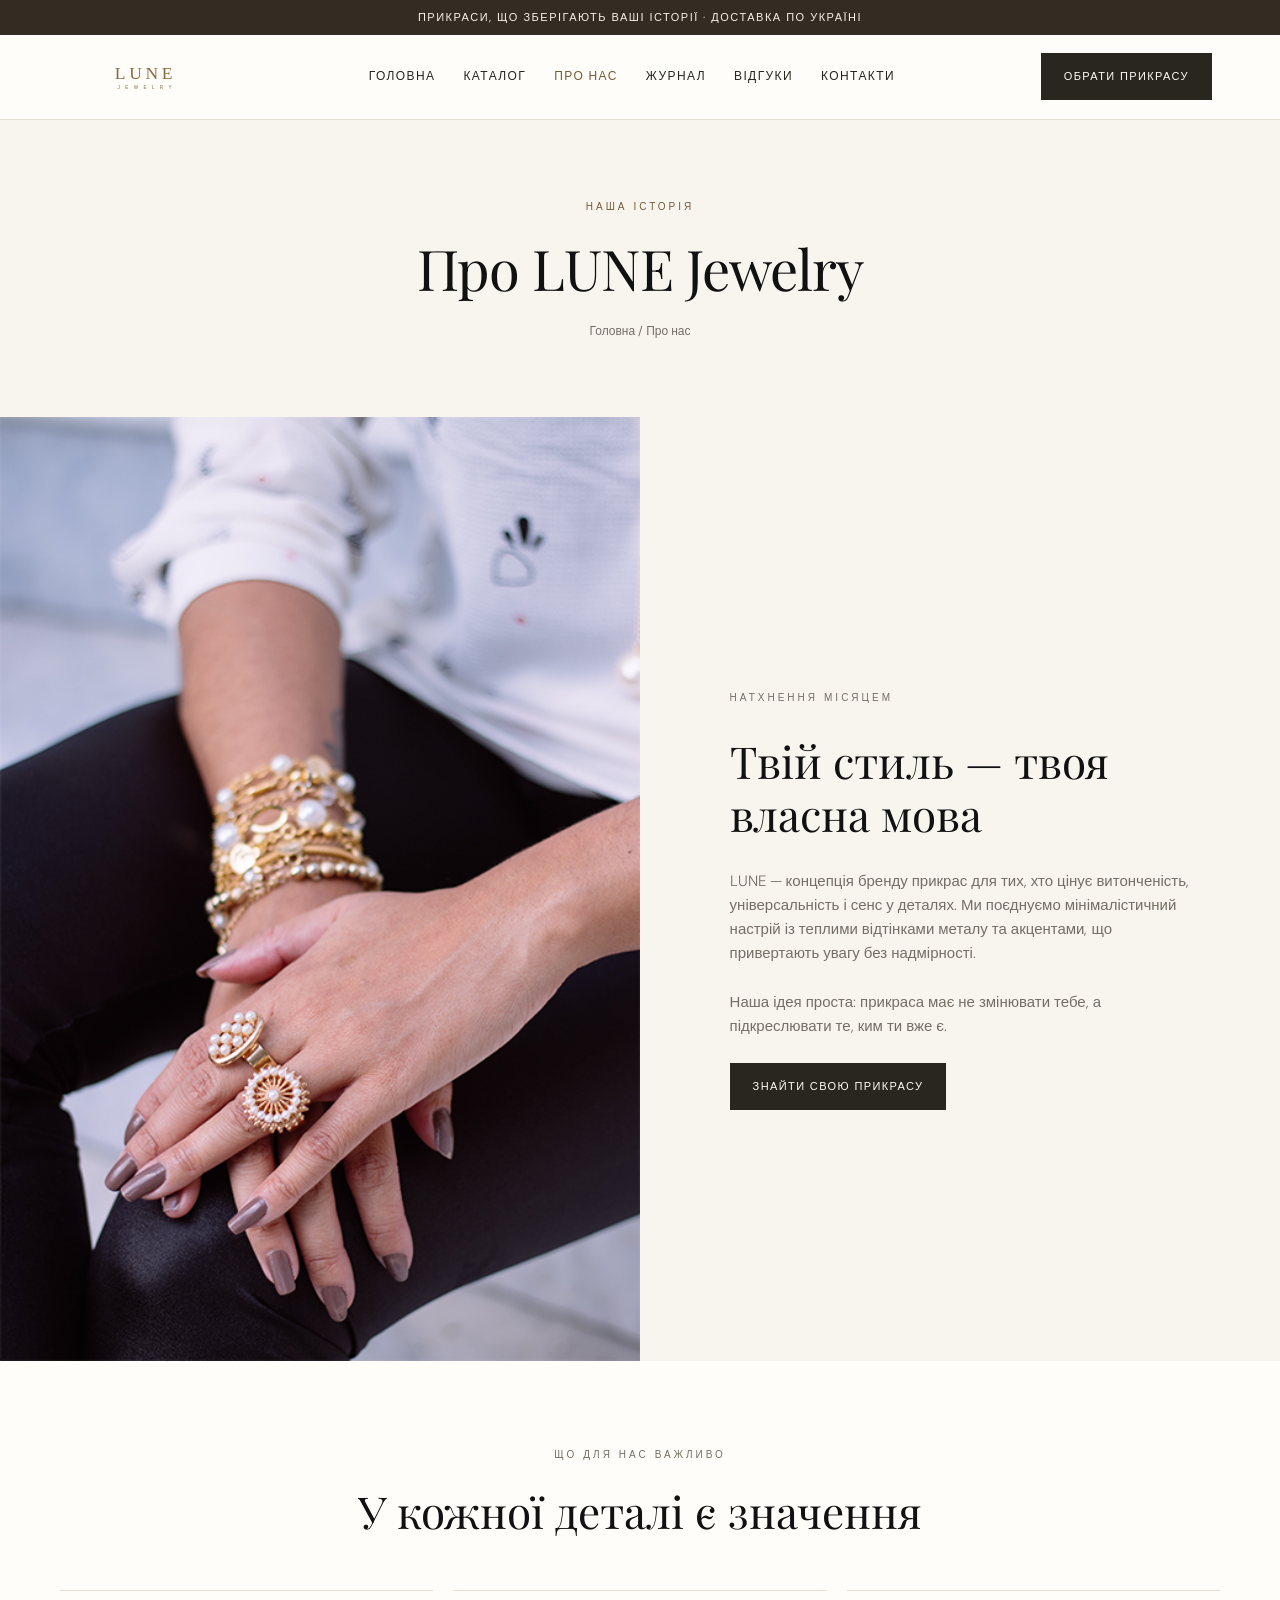
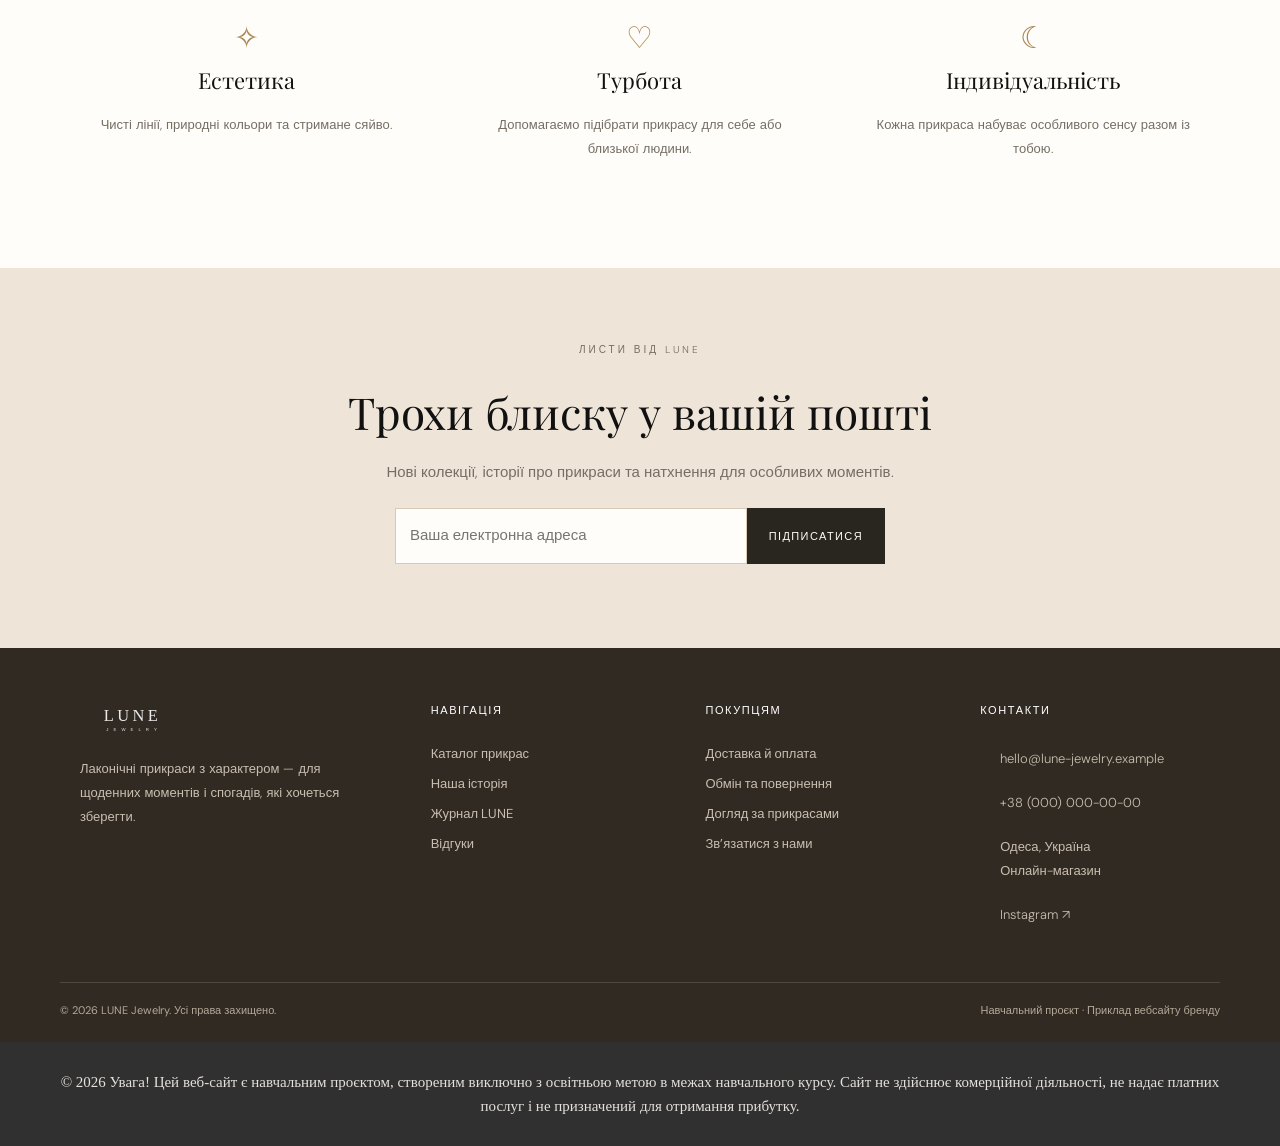
<file: about.html>
<!doctype html><html lang="uk"><head><meta charset="utf-8"><meta name="viewport" content="width=device-width, initial-scale=1"><meta name="description" content="LUNE Jewelry — лаконічні прикраси, створені для ваших особливих моментів."><meta name="theme-color" content="#f8f5ef"><title>Про нас | LUNE Jewelry</title><link rel="icon" href="images/favicon.svg" type="image/svg+xml"><link rel="stylesheet" href="css/style.css"><link rel="stylesheet" href="css/responsive.css"><link rel="stylesheet" href="css/lune.css"></head><body><div class="topline">ПРИКРАСИ, ЩО ЗБЕРІГАЮТЬ ВАШІ ІСТОРІЇ · ДОСТАВКА ПО УКРАЇНІ</div><header class="site-header"><div class="nav-wrap"><a class="brand" href="index.html" aria-label="LUNE Jewelry — головна"><img src="images/lune-logo.svg" alt="LUNE Jewelry"></a><button class="menu-toggle" aria-label="Відкрити меню" aria-expanded="false" onclick="toggleMenu()">☰</button><nav class="nav" id="siteNav"><a class="" href="index.html">Головна</a><a class="" href="products.html">Каталог</a><a class="active" href="about.html">Про нас</a><a class="" href="blog.html">Журнал</a><a class="" href="testimonial.html">Відгуки</a><a class="" href="contact.html">Контакти</a></nav><a class="nav-cta" href="products.html">Обрати прикрасу</a></div></header><main><section class="page-hero"><p class="eyebrow">НАША ІСТОРІЯ</p><h1>Про LUNE Jewelry</h1><div class="breadcrumbs"><a href="index.html">Головна</a> / Про нас</div></section><section class="story"><div class="story-photo"><img src="images/about-img.png" alt="Прикраси в золотому відтінку"></div><div class="story-copy"><p class="eyebrow">НАТХНЕННЯ МІСЯЦЕМ</p><h2>Твій стиль — твоя власна мова</h2><p>LUNE — концепція бренду прикрас для тих, хто цінує витонченість, універсальність і сенс у деталях. Ми поєднуємо мінімалістичний настрій із теплими відтінками металу та акцентами, що привертають увагу без надмірності.</p><p>Наша ідея проста: прикраса має не змінювати тебе, а підкреслювати те, ким ти вже є.</p><a class="btn" href="products.html">Знайти свою прикрасу</a></div></section><section class="section"><div class="container"><div class="section-heading"><p class="eyebrow">ЩО ДЛЯ НАС ВАЖЛИВО</p><h2>У кожної деталі є значення</h2></div><div class="values"><div class="value"><span>✧</span><h3>Естетика</h3><p>Чисті лінії, природні кольори та стримане сяйво.</p></div><div class="value"><span>♡</span><h3>Турбота</h3><p>Допомагаємо підібрати прикрасу для себе або близької людини.</p></div><div class="value"><span>☾</span><h3>Індивідуальність</h3><p>Кожна прикраса набуває особливого сенсу разом із тобою.</p></div></div></div></section></main><section class="newsletter"><div class="container"><p class="eyebrow">ЛИСТИ ВІД LUNE</p><h2>Трохи блиску у вашій пошті</h2><p>Нові колекції, історії про прикраси та натхнення для особливих моментів.</p><form class="newsletter-form" onsubmit="return subscribeNotice(event)"><input type="email" placeholder="Ваша електронна адреса" aria-label="Електронна адреса" required><button class="btn" type="submit">Підписатися</button></form><p class="form-note" id="subscribeMessage" aria-live="polite"></p></div></section><footer class="site-footer"><div class="footer-grid"><div><img class="footer-logo" src="images/lune-logo.svg" alt="LUNE Jewelry"><p>Лаконічні прикраси з характером — для щоденних моментів і спогадів, які хочеться зберегти.</p></div><div><h3>Навігація</h3><div class="footer-links"><a href="products.html">Каталог прикрас</a><a href="about.html">Наша історія</a><a href="blog.html">Журнал LUNE</a><a href="testimonial.html">Відгуки</a></div></div><div><h3>Покупцям</h3><div class="footer-links"><a href="contact.html">Доставка й оплата</a><a href="contact.html">Обмін та повернення</a><a href="contact.html">Догляд за прикрасами</a><a href="contact.html">Зв’язатися з нами</a></div></div><div><h3>Контакти</h3><p><a href="mailto:hello@lune-jewelry.example">hello@lune-jewelry.example</a></p><p><a href="tel:+380000000000">+38 (000) 000-00-00</a></p><p>Одеса, Україна<br>Онлайн-магазин</p><p><a href="https://www.instagram.com/" target="_blank" rel="noopener">Instagram ↗</a></p></div></div><div class="footer-bottom"><span>© 2026 LUNE Jewelry. Усі права захищено.</span><span>Навчальний проєкт · Приклад вебсайту бренду</span></div></footer><div class="educational-notice"><p>© 2026 Увага! Цей веб-сайт є навчальним проєктом, створеним виключно з освітньою метою в межах навчального курсу. Сайт не здійснює комерційної діяльності, не надає платних послуг і не призначений для отримання прибутку.</p></div><script src="js/lune.js"></script></body></html>
</file>
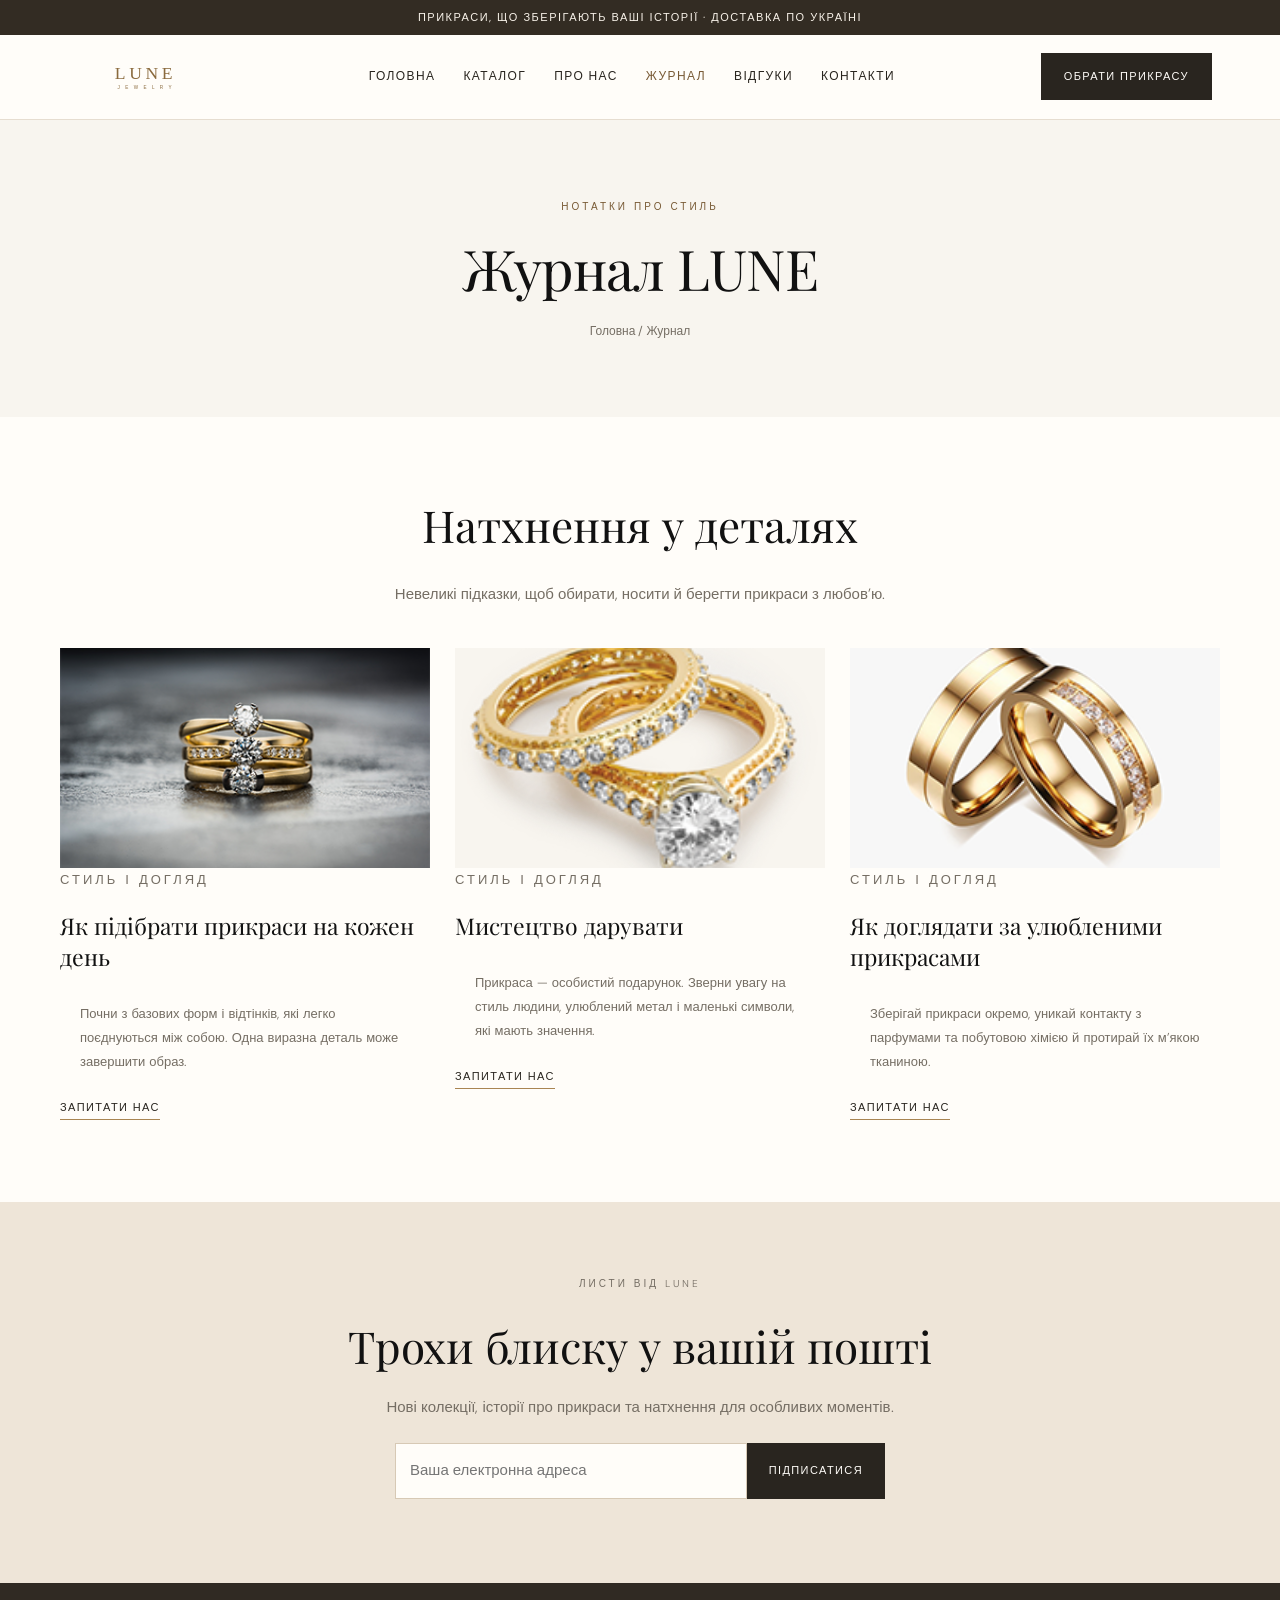
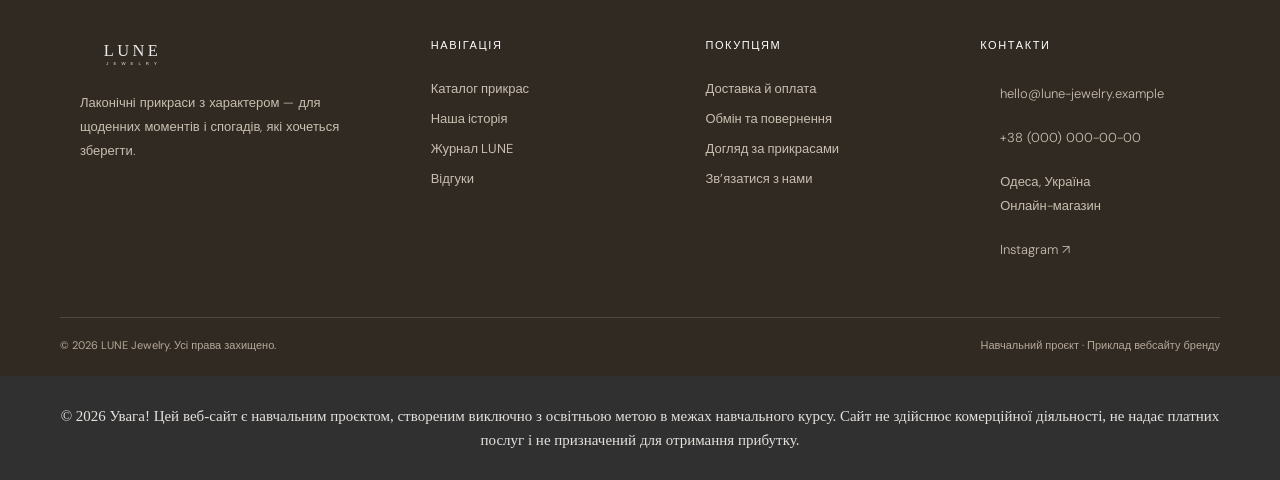
<file: blog.html>
<!doctype html><html lang="uk"><head><meta charset="utf-8"><meta name="viewport" content="width=device-width, initial-scale=1"><meta name="description" content="LUNE Jewelry — лаконічні прикраси, створені для ваших особливих моментів."><meta name="theme-color" content="#f8f5ef"><title>Журнал | LUNE Jewelry</title><link rel="icon" href="images/favicon.svg" type="image/svg+xml"><link rel="stylesheet" href="css/style.css"><link rel="stylesheet" href="css/responsive.css"><link rel="stylesheet" href="css/lune.css"></head><body><div class="topline">ПРИКРАСИ, ЩО ЗБЕРІГАЮТЬ ВАШІ ІСТОРІЇ · ДОСТАВКА ПО УКРАЇНІ</div><header class="site-header"><div class="nav-wrap"><a class="brand" href="index.html" aria-label="LUNE Jewelry — головна"><img src="images/lune-logo.svg" alt="LUNE Jewelry"></a><button class="menu-toggle" aria-label="Відкрити меню" aria-expanded="false" onclick="toggleMenu()">☰</button><nav class="nav" id="siteNav"><a class="" href="index.html">Головна</a><a class="" href="products.html">Каталог</a><a class="" href="about.html">Про нас</a><a class="active" href="blog.html">Журнал</a><a class="" href="testimonial.html">Відгуки</a><a class="" href="contact.html">Контакти</a></nav><a class="nav-cta" href="products.html">Обрати прикрасу</a></div></header><main><section class="page-hero"><p class="eyebrow">НОТАТКИ ПРО СТИЛЬ</p><h1>Журнал LUNE</h1><div class="breadcrumbs"><a href="index.html">Головна</a> / Журнал</div></section><section class="section"><div class="container"><div class="section-heading"><h2>Натхнення у деталях</h2><p>Невеликі підказки, щоб обирати, носити й берегти прикраси з любов’ю.</p></div><div class="journal-grid"><article class="journal-card"><img src="images/blog-img.png" alt="Як підібрати прикраси на кожен день" loading="lazy"><p class="eyebrow">СТИЛЬ І ДОГЛЯД</p><h3>Як підібрати прикраси на кожен день</h3><p>Почни з базових форм і відтінків, які легко поєднуються між собою. Одна виразна деталь може завершити образ.</p><a class="text-link" href="contact.html">Запитати нас</a></article><article class="journal-card"><img src="images/img-6.png" alt="Мистецтво дарувати" loading="lazy"><p class="eyebrow">СТИЛЬ І ДОГЛЯД</p><h3>Мистецтво дарувати</h3><p>Прикраса — особистий подарунок. Зверни увагу на стиль людини, улюблений метал і маленькі символи, які мають значення.</p><a class="text-link" href="contact.html">Запитати нас</a></article><article class="journal-card"><img src="images/img-5.png" alt="Як доглядати за улюбленими прикрасами" loading="lazy"><p class="eyebrow">СТИЛЬ І ДОГЛЯД</p><h3>Як доглядати за улюбленими прикрасами</h3><p>Зберігай прикраси окремо, уникай контакту з парфумами та побутовою хімією й протирай їх м’якою тканиною.</p><a class="text-link" href="contact.html">Запитати нас</a></article></div></div></section></main><section class="newsletter"><div class="container"><p class="eyebrow">ЛИСТИ ВІД LUNE</p><h2>Трохи блиску у вашій пошті</h2><p>Нові колекції, історії про прикраси та натхнення для особливих моментів.</p><form class="newsletter-form" onsubmit="return subscribeNotice(event)"><input type="email" placeholder="Ваша електронна адреса" aria-label="Електронна адреса" required><button class="btn" type="submit">Підписатися</button></form><p class="form-note" id="subscribeMessage" aria-live="polite"></p></div></section><footer class="site-footer"><div class="footer-grid"><div><img class="footer-logo" src="images/lune-logo.svg" alt="LUNE Jewelry"><p>Лаконічні прикраси з характером — для щоденних моментів і спогадів, які хочеться зберегти.</p></div><div><h3>Навігація</h3><div class="footer-links"><a href="products.html">Каталог прикрас</a><a href="about.html">Наша історія</a><a href="blog.html">Журнал LUNE</a><a href="testimonial.html">Відгуки</a></div></div><div><h3>Покупцям</h3><div class="footer-links"><a href="contact.html">Доставка й оплата</a><a href="contact.html">Обмін та повернення</a><a href="contact.html">Догляд за прикрасами</a><a href="contact.html">Зв’язатися з нами</a></div></div><div><h3>Контакти</h3><p><a href="mailto:hello@lune-jewelry.example">hello@lune-jewelry.example</a></p><p><a href="tel:+380000000000">+38 (000) 000-00-00</a></p><p>Одеса, Україна<br>Онлайн-магазин</p><p><a href="https://www.instagram.com/" target="_blank" rel="noopener">Instagram ↗</a></p></div></div><div class="footer-bottom"><span>© 2026 LUNE Jewelry. Усі права захищено.</span><span>Навчальний проєкт · Приклад вебсайту бренду</span></div></footer><div class="educational-notice"><p>© 2026 Увага! Цей веб-сайт є навчальним проєктом, створеним виключно з освітньою метою в межах навчального курсу. Сайт не здійснює комерційної діяльності, не надає платних послуг і не призначений для отримання прибутку.</p></div><script src="js/lune.js"></script></body></html>
</file>
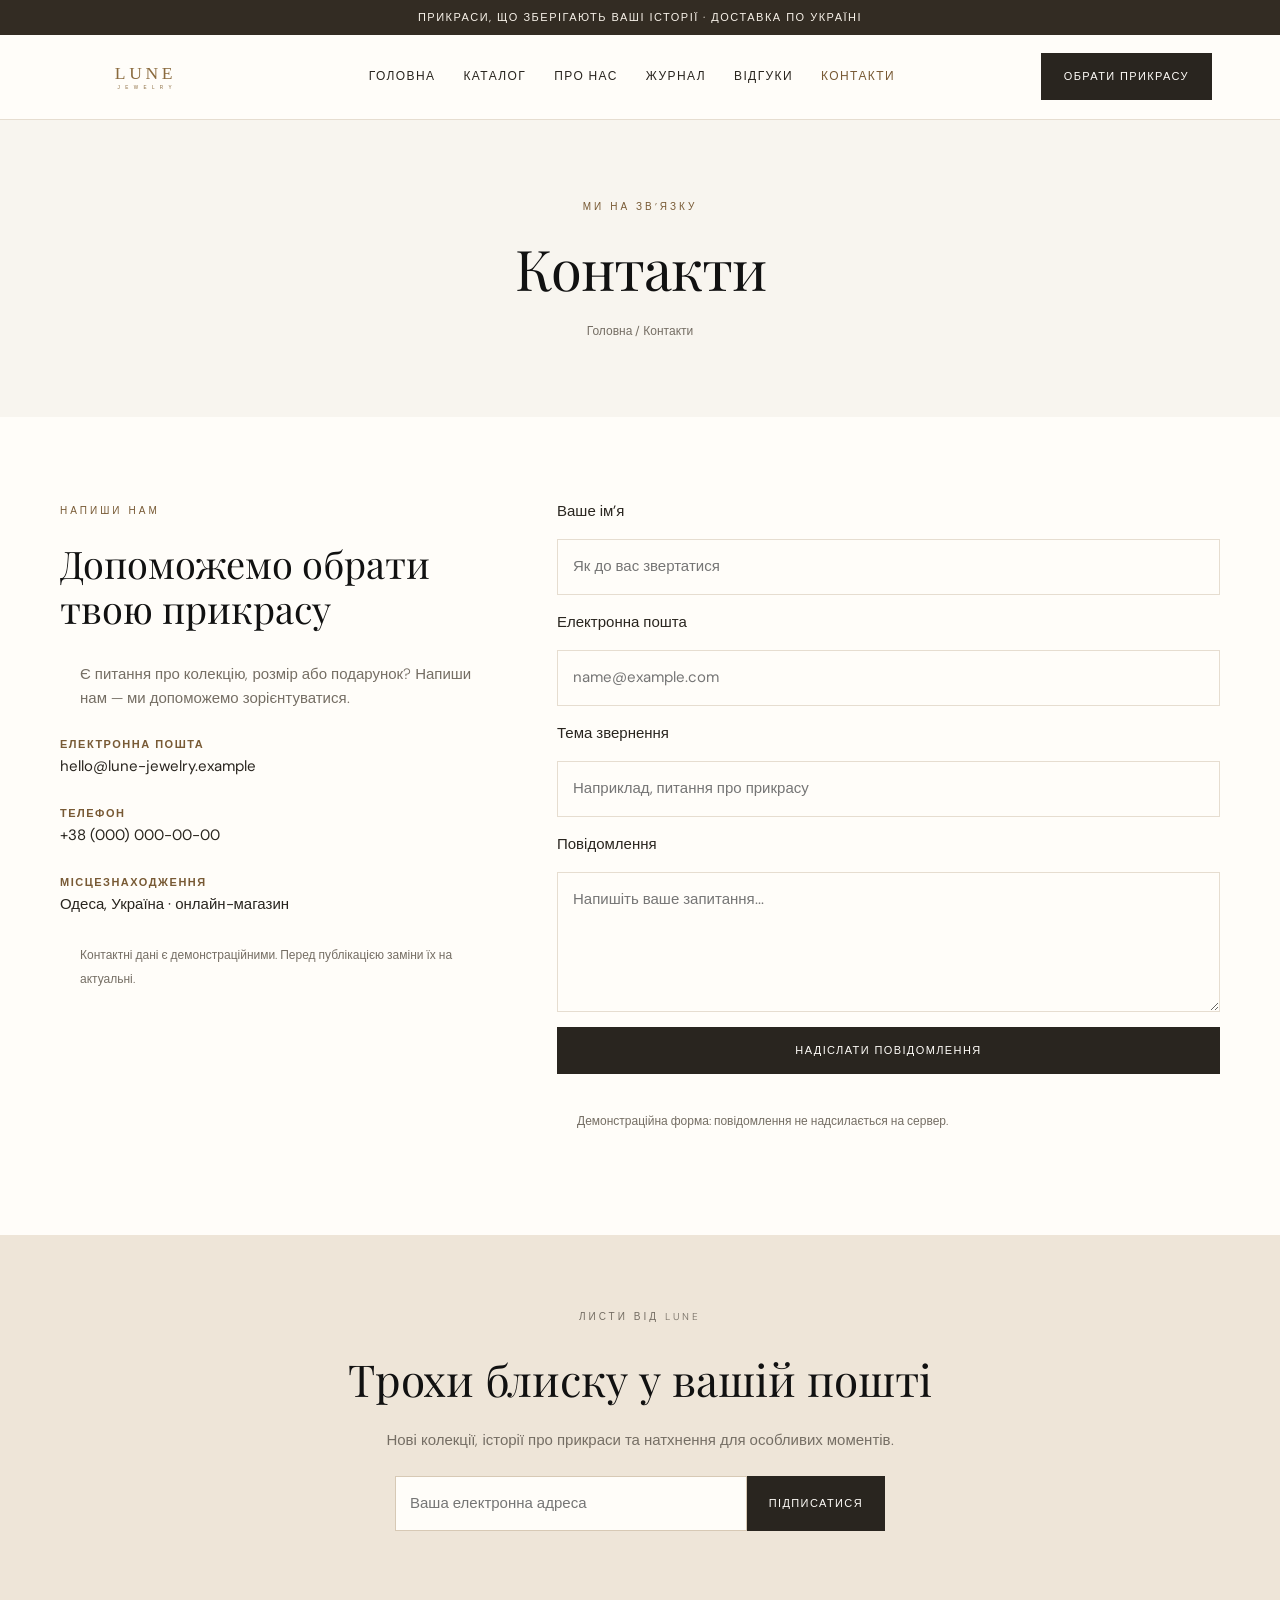
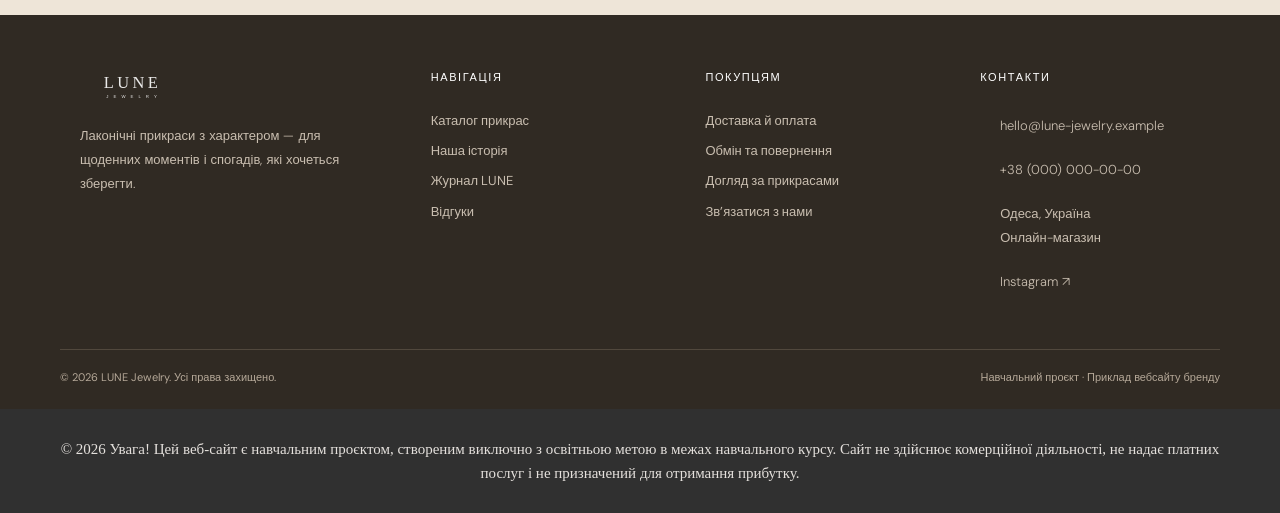
<file: contact.html>
<!doctype html><html lang="uk"><head><meta charset="utf-8"><meta name="viewport" content="width=device-width, initial-scale=1"><meta name="description" content="LUNE Jewelry — лаконічні прикраси, створені для ваших особливих моментів."><meta name="theme-color" content="#f8f5ef"><title>Контакти | LUNE Jewelry</title><link rel="icon" href="images/favicon.svg" type="image/svg+xml"><link rel="stylesheet" href="css/style.css"><link rel="stylesheet" href="css/responsive.css"><link rel="stylesheet" href="css/lune.css"></head><body><div class="topline">ПРИКРАСИ, ЩО ЗБЕРІГАЮТЬ ВАШІ ІСТОРІЇ · ДОСТАВКА ПО УКРАЇНІ</div><header class="site-header"><div class="nav-wrap"><a class="brand" href="index.html" aria-label="LUNE Jewelry — головна"><img src="images/lune-logo.svg" alt="LUNE Jewelry"></a><button class="menu-toggle" aria-label="Відкрити меню" aria-expanded="false" onclick="toggleMenu()">☰</button><nav class="nav" id="siteNav"><a class="" href="index.html">Головна</a><a class="" href="products.html">Каталог</a><a class="" href="about.html">Про нас</a><a class="" href="blog.html">Журнал</a><a class="" href="testimonial.html">Відгуки</a><a class="active" href="contact.html">Контакти</a></nav><a class="nav-cta" href="products.html">Обрати прикрасу</a></div></header><main><section class="page-hero"><p class="eyebrow">МИ НА ЗВ’ЯЗКУ</p><h1>Контакти</h1><div class="breadcrumbs"><a href="index.html">Головна</a> / Контакти</div></section><section class="section"><div class="container contact-grid"><div><p class="eyebrow">НАПИШИ НАМ</p><h2 style="font:400 38px/1.2 'Playfair Display',Georgia,serif">Допоможемо обрати твою прикрасу</h2><p class="muted">Є питання про колекцію, розмір або подарунок? Напиши нам — ми допоможемо зорієнтуватися.</p><div class="contact-item"><strong>Електронна пошта</strong><a href="mailto:hello@lune-jewelry.example">hello@lune-jewelry.example</a></div><div class="contact-item"><strong>Телефон</strong><a href="tel:+380000000000">+38 (000) 000-00-00</a></div><div class="contact-item"><strong>Місцезнаходження</strong><span>Одеса, Україна · онлайн-магазин</span></div><p class="form-note">Контактні дані є демонстраційними. Перед публікацією заміни їх на актуальні.</p></div><div><form class="contact-form" onsubmit="return contactNotice(event)"><label for="name">Ваше ім’я</label><input id="name" name="name" placeholder="Як до вас звертатися" required><label for="email">Електронна пошта</label><input id="email" type="email" name="email" placeholder="name@example.com" required><label for="subject">Тема звернення</label><input id="subject" name="subject" placeholder="Наприклад, питання про прикрасу"><label for="message">Повідомлення</label><textarea id="message" name="message" placeholder="Напишіть ваше запитання..." required></textarea><button class="btn" type="submit">Надіслати повідомлення</button><p class="form-note" id="contactMessage" aria-live="polite">Демонстраційна форма: повідомлення не надсилається на сервер.</p></form></div></div></section></main><section class="newsletter"><div class="container"><p class="eyebrow">ЛИСТИ ВІД LUNE</p><h2>Трохи блиску у вашій пошті</h2><p>Нові колекції, історії про прикраси та натхнення для особливих моментів.</p><form class="newsletter-form" onsubmit="return subscribeNotice(event)"><input type="email" placeholder="Ваша електронна адреса" aria-label="Електронна адреса" required><button class="btn" type="submit">Підписатися</button></form><p class="form-note" id="subscribeMessage" aria-live="polite"></p></div></section><footer class="site-footer"><div class="footer-grid"><div><img class="footer-logo" src="images/lune-logo.svg" alt="LUNE Jewelry"><p>Лаконічні прикраси з характером — для щоденних моментів і спогадів, які хочеться зберегти.</p></div><div><h3>Навігація</h3><div class="footer-links"><a href="products.html">Каталог прикрас</a><a href="about.html">Наша історія</a><a href="blog.html">Журнал LUNE</a><a href="testimonial.html">Відгуки</a></div></div><div><h3>Покупцям</h3><div class="footer-links"><a href="contact.html">Доставка й оплата</a><a href="contact.html">Обмін та повернення</a><a href="contact.html">Догляд за прикрасами</a><a href="contact.html">Зв’язатися з нами</a></div></div><div><h3>Контакти</h3><p><a href="mailto:hello@lune-jewelry.example">hello@lune-jewelry.example</a></p><p><a href="tel:+380000000000">+38 (000) 000-00-00</a></p><p>Одеса, Україна<br>Онлайн-магазин</p><p><a href="https://www.instagram.com/" target="_blank" rel="noopener">Instagram ↗</a></p></div></div><div class="footer-bottom"><span>© 2026 LUNE Jewelry. Усі права захищено.</span><span>Навчальний проєкт · Приклад вебсайту бренду</span></div></footer><div class="educational-notice"><p>© 2026 Увага! Цей веб-сайт є навчальним проєктом, створеним виключно з освітньою метою в межах навчального курсу. Сайт не здійснює комерційної діяльності, не надає платних послуг і не призначений для отримання прибутку.</p></div><script src="js/lune.js"></script></body></html>
</file>
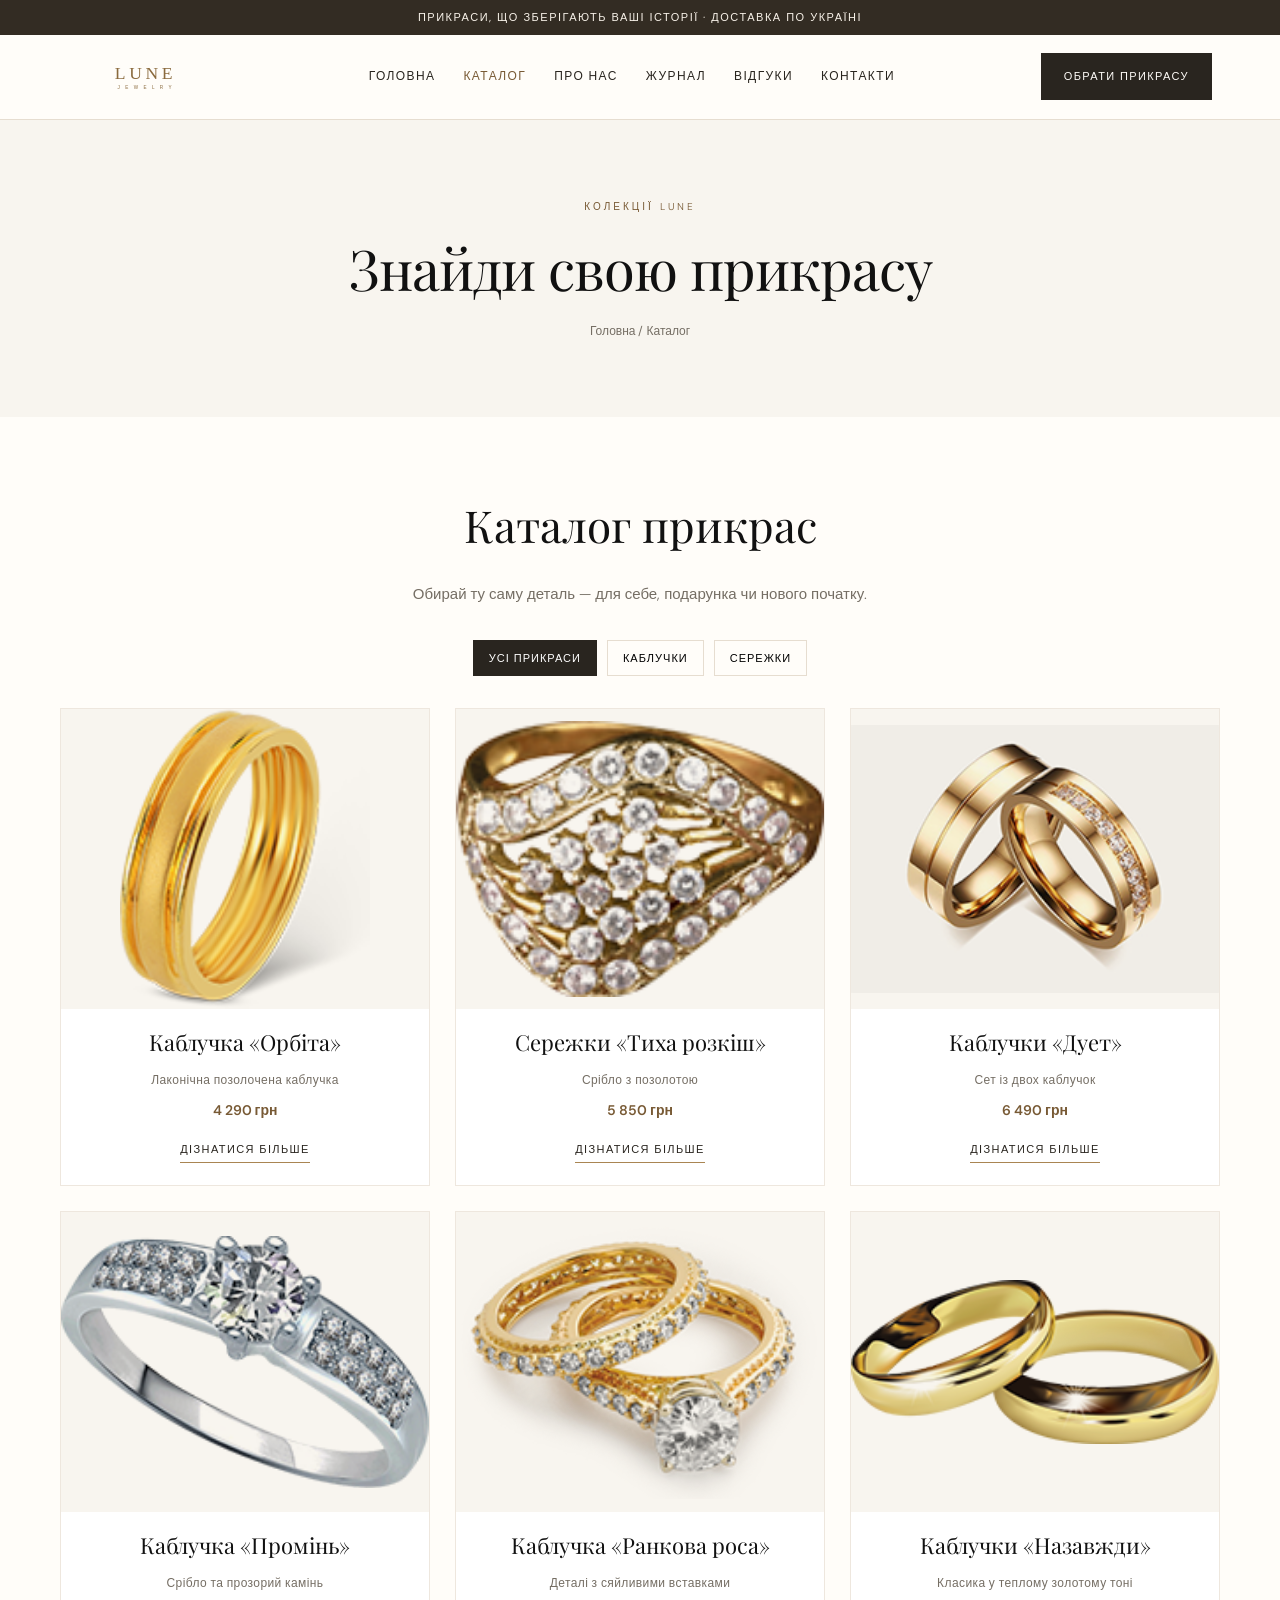
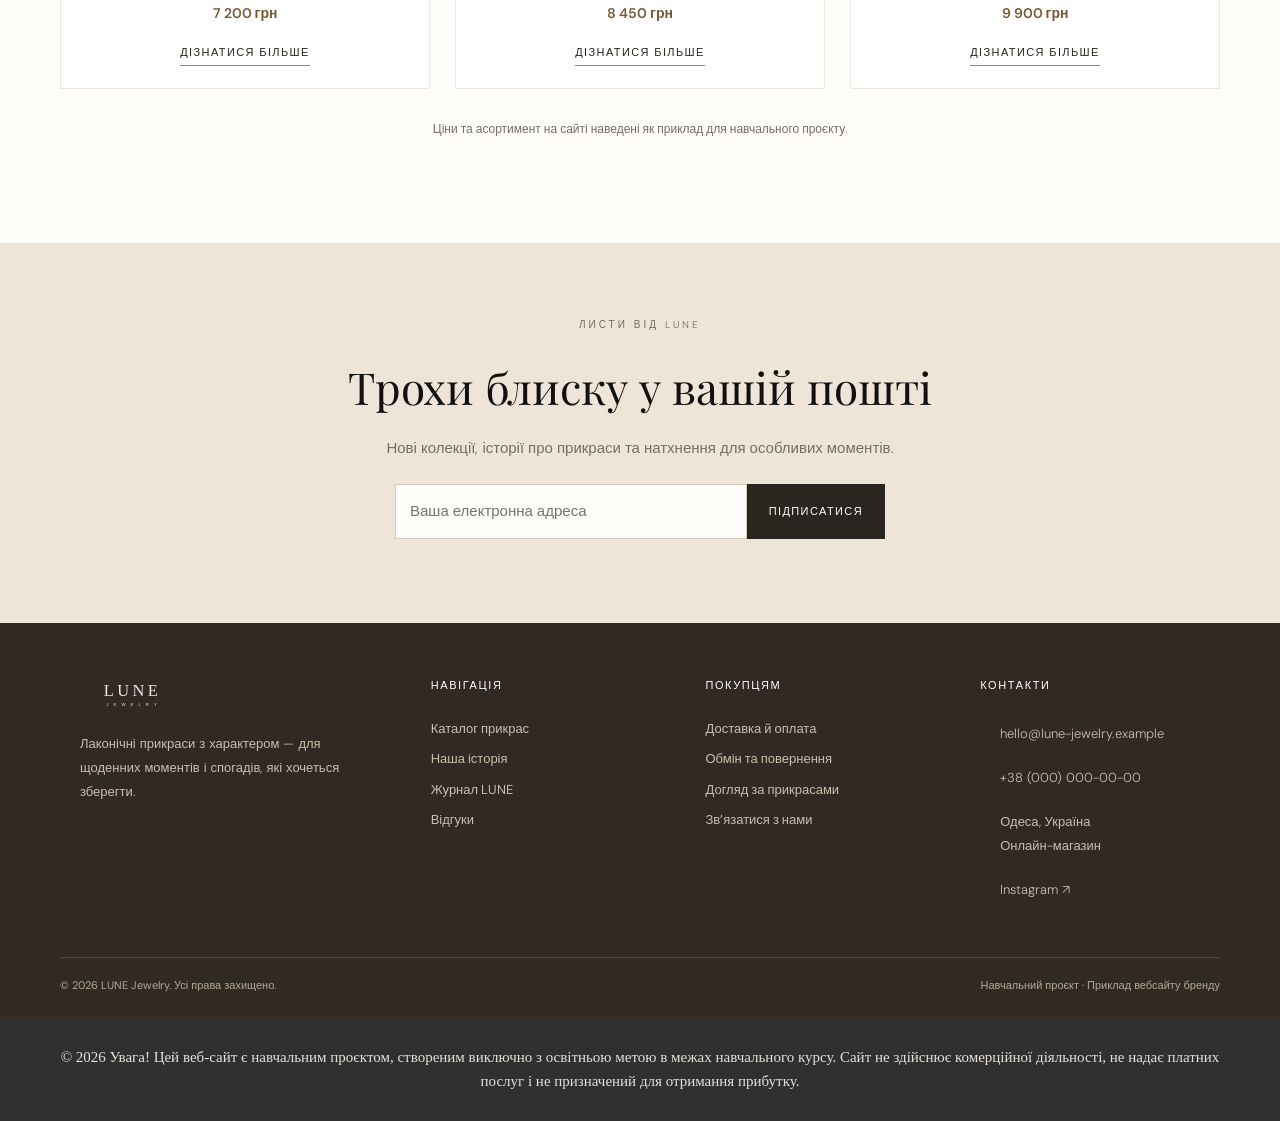
<file: products.html>
<!doctype html><html lang="uk"><head><meta charset="utf-8"><meta name="viewport" content="width=device-width, initial-scale=1"><meta name="description" content="LUNE Jewelry — лаконічні прикраси, створені для ваших особливих моментів."><meta name="theme-color" content="#f8f5ef"><title>Каталог | LUNE Jewelry</title><link rel="icon" href="images/favicon.svg" type="image/svg+xml"><link rel="stylesheet" href="css/style.css"><link rel="stylesheet" href="css/responsive.css"><link rel="stylesheet" href="css/lune.css"></head><body><div class="topline">ПРИКРАСИ, ЩО ЗБЕРІГАЮТЬ ВАШІ ІСТОРІЇ · ДОСТАВКА ПО УКРАЇНІ</div><header class="site-header"><div class="nav-wrap"><a class="brand" href="index.html" aria-label="LUNE Jewelry — головна"><img src="images/lune-logo.svg" alt="LUNE Jewelry"></a><button class="menu-toggle" aria-label="Відкрити меню" aria-expanded="false" onclick="toggleMenu()">☰</button><nav class="nav" id="siteNav"><a class="" href="index.html">Головна</a><a class="active" href="products.html">Каталог</a><a class="" href="about.html">Про нас</a><a class="" href="blog.html">Журнал</a><a class="" href="testimonial.html">Відгуки</a><a class="" href="contact.html">Контакти</a></nav><a class="nav-cta" href="products.html">Обрати прикрасу</a></div></header><main><section class="page-hero"><p class="eyebrow">КОЛЕКЦІЇ LUNE</p><h1>Знайди свою прикрасу</h1><div class="breadcrumbs"><a href="index.html">Головна</a> / Каталог</div></section><section class="section"><div class="container"><div class="section-heading"><h2>Каталог прикрас</h2><p>Обирай ту саму деталь — для себе, подарунка чи нового початку.</p></div><div class="filter-row"><button class="filter-chip active" onclick="filterProducts('all',this)">Усі прикраси</button><button class="filter-chip" onclick="filterProducts('ring',this)">Каблучки</button><button class="filter-chip" onclick="filterProducts('ear',this)">Сережки</button></div><div class="products-grid" id="catalogGrid"><article class="product-card"><a href="contact.html" aria-label="Дізнатися про Каблучка «Орбіта»"><div class="product-image"><img src="images/img-1.png" alt="Каблучка «Орбіта»" loading="lazy"></div></a><h3>Каблучка «Орбіта»</h3><div class="product-type">Лаконічна позолочена каблучка</div><div class="price">4 290 грн</div><a class="text-link" href="contact.html">Дізнатися більше</a></article><article class="product-card"><a href="contact.html" aria-label="Дізнатися про Сережки «Тиха розкіш»"><div class="product-image"><img src="images/img-7.png" alt="Сережки «Тиха розкіш»" loading="lazy"></div></a><h3>Сережки «Тиха розкіш»</h3><div class="product-type">Срібло з позолотою</div><div class="price">5 850 грн</div><a class="text-link" href="contact.html">Дізнатися більше</a></article><article class="product-card"><a href="contact.html" aria-label="Дізнатися про Каблучки «Дует»"><div class="product-image"><img src="images/img-5.png" alt="Каблучки «Дует»" loading="lazy"></div></a><h3>Каблучки «Дует»</h3><div class="product-type">Сет із двох каблучок</div><div class="price">6 490 грн</div><a class="text-link" href="contact.html">Дізнатися більше</a></article><article class="product-card"><a href="contact.html" aria-label="Дізнатися про Каблучка «Промінь»"><div class="product-image"><img src="images/img-4.png" alt="Каблучка «Промінь»" loading="lazy"></div></a><h3>Каблучка «Промінь»</h3><div class="product-type">Срібло та прозорий камінь</div><div class="price">7 200 грн</div><a class="text-link" href="contact.html">Дізнатися більше</a></article><article class="product-card"><a href="contact.html" aria-label="Дізнатися про Каблучка «Ранкова роса»"><div class="product-image"><img src="images/img-6.png" alt="Каблучка «Ранкова роса»" loading="lazy"></div></a><h3>Каблучка «Ранкова роса»</h3><div class="product-type">Деталі з сяйливими вставками</div><div class="price">8 450 грн</div><a class="text-link" href="contact.html">Дізнатися більше</a></article><article class="product-card"><a href="contact.html" aria-label="Дізнатися про Каблучки «Назавжди»"><div class="product-image"><img src="images/img-3.png" alt="Каблучки «Назавжди»" loading="lazy"></div></a><h3>Каблучки «Назавжди»</h3><div class="product-type">Класика у теплому золотому тоні</div><div class="price">9 900 грн</div><a class="text-link" href="contact.html">Дізнатися більше</a></article></div><p class="form-note" style="text-align:center;margin-top:28px">Ціни та асортимент на сайті наведені як приклад для навчального проєкту.</p></div></section></main><section class="newsletter"><div class="container"><p class="eyebrow">ЛИСТИ ВІД LUNE</p><h2>Трохи блиску у вашій пошті</h2><p>Нові колекції, історії про прикраси та натхнення для особливих моментів.</p><form class="newsletter-form" onsubmit="return subscribeNotice(event)"><input type="email" placeholder="Ваша електронна адреса" aria-label="Електронна адреса" required><button class="btn" type="submit">Підписатися</button></form><p class="form-note" id="subscribeMessage" aria-live="polite"></p></div></section><footer class="site-footer"><div class="footer-grid"><div><img class="footer-logo" src="images/lune-logo.svg" alt="LUNE Jewelry"><p>Лаконічні прикраси з характером — для щоденних моментів і спогадів, які хочеться зберегти.</p></div><div><h3>Навігація</h3><div class="footer-links"><a href="products.html">Каталог прикрас</a><a href="about.html">Наша історія</a><a href="blog.html">Журнал LUNE</a><a href="testimonial.html">Відгуки</a></div></div><div><h3>Покупцям</h3><div class="footer-links"><a href="contact.html">Доставка й оплата</a><a href="contact.html">Обмін та повернення</a><a href="contact.html">Догляд за прикрасами</a><a href="contact.html">Зв’язатися з нами</a></div></div><div><h3>Контакти</h3><p><a href="mailto:hello@lune-jewelry.example">hello@lune-jewelry.example</a></p><p><a href="tel:+380000000000">+38 (000) 000-00-00</a></p><p>Одеса, Україна<br>Онлайн-магазин</p><p><a href="https://www.instagram.com/" target="_blank" rel="noopener">Instagram ↗</a></p></div></div><div class="footer-bottom"><span>© 2026 LUNE Jewelry. Усі права захищено.</span><span>Навчальний проєкт · Приклад вебсайту бренду</span></div></footer><div class="educational-notice"><p>© 2026 Увага! Цей веб-сайт є навчальним проєктом, створеним виключно з освітньою метою в межах навчального курсу. Сайт не здійснює комерційної діяльності, не надає платних послуг і не призначений для отримання прибутку.</p></div><script src="js/lune.js"></script></body></html>
</file>
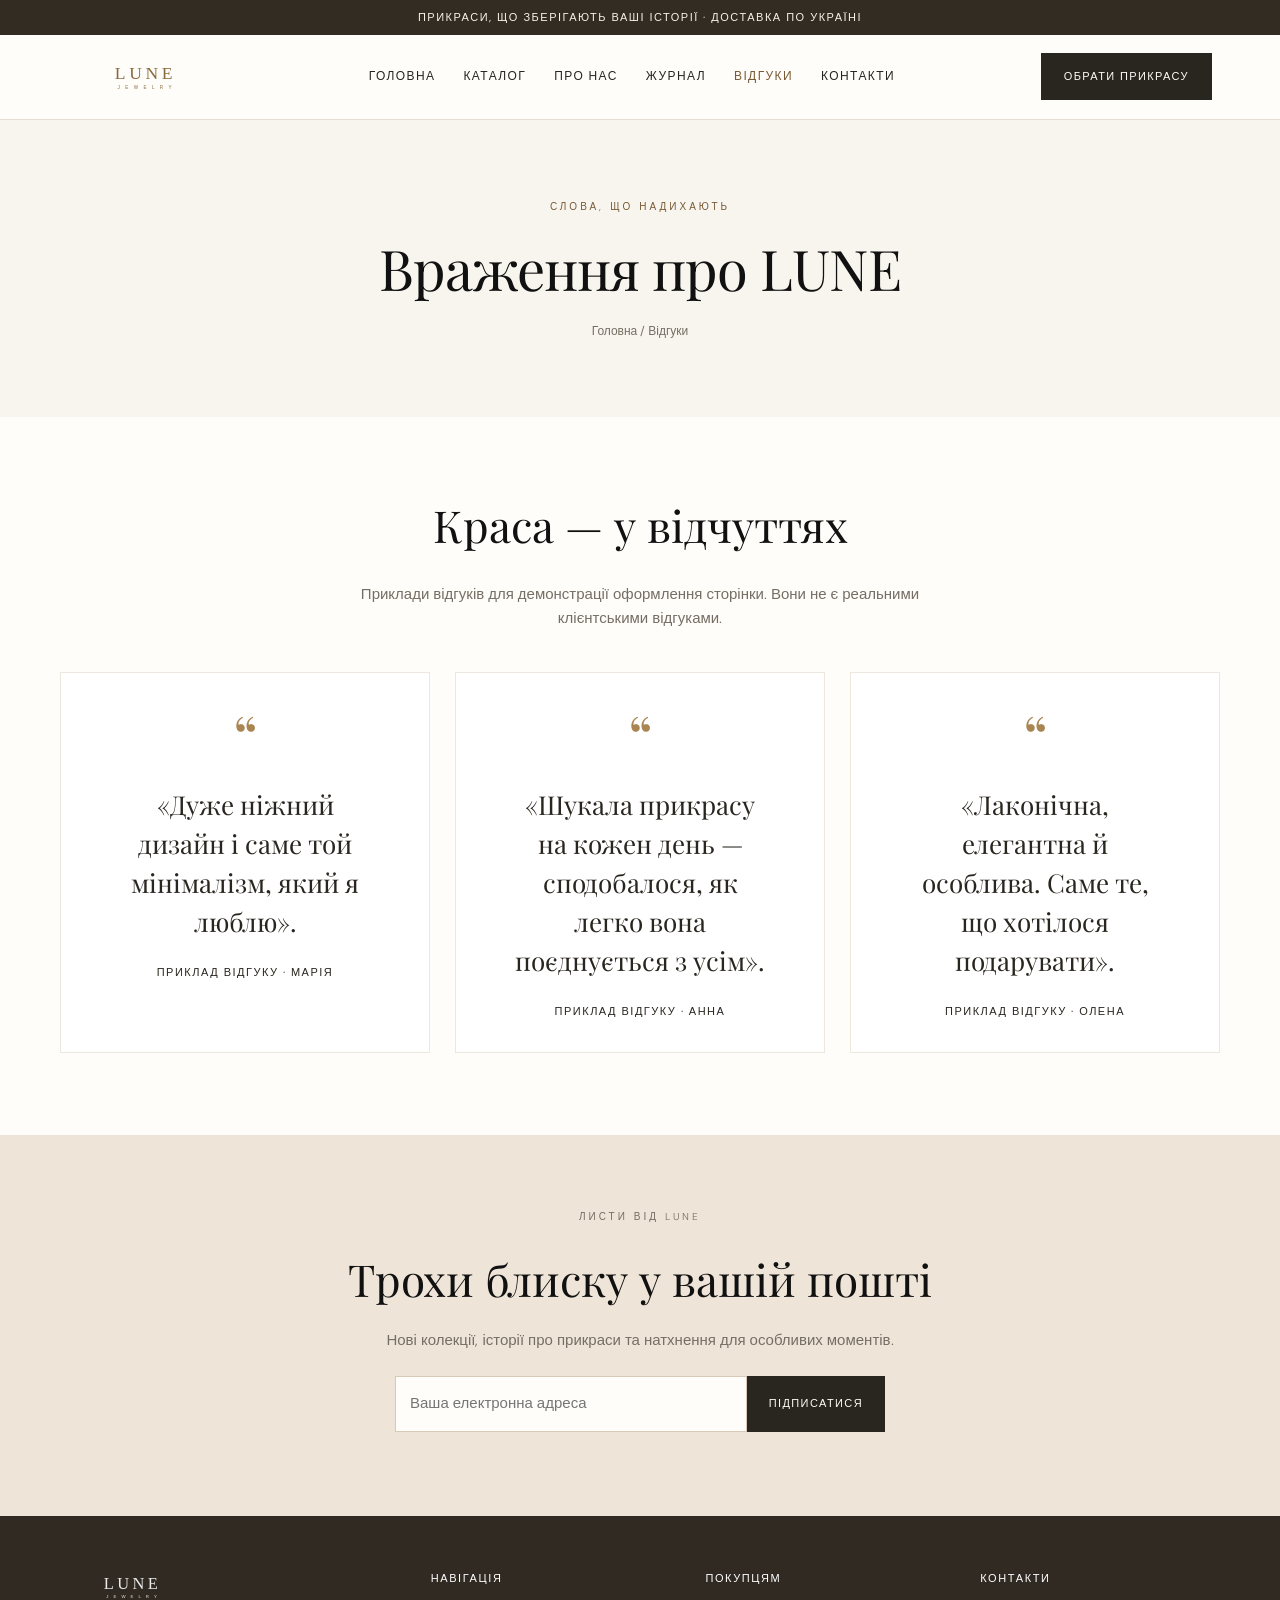
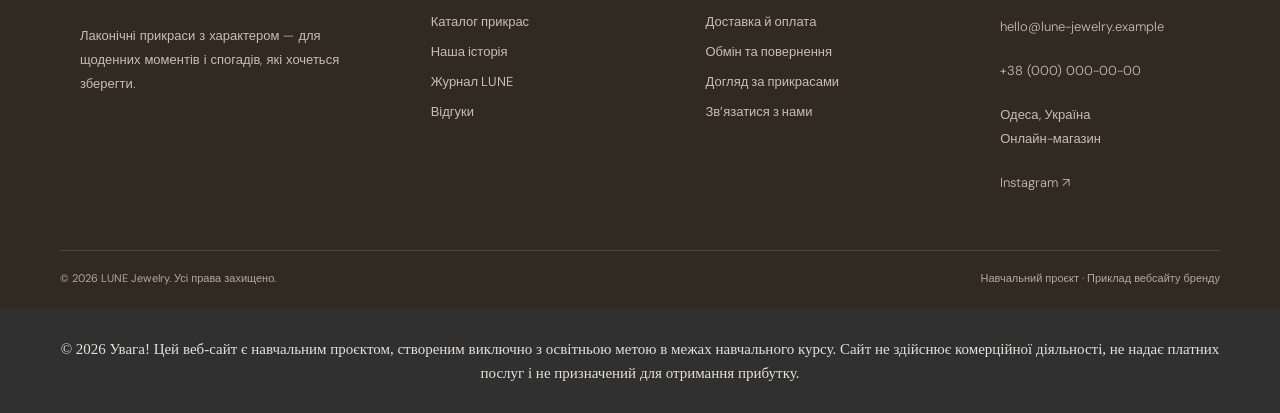
<file: testimonial.html>
<!doctype html><html lang="uk"><head><meta charset="utf-8"><meta name="viewport" content="width=device-width, initial-scale=1"><meta name="description" content="LUNE Jewelry — лаконічні прикраси, створені для ваших особливих моментів."><meta name="theme-color" content="#f8f5ef"><title>Відгуки | LUNE Jewelry</title><link rel="icon" href="images/favicon.svg" type="image/svg+xml"><link rel="stylesheet" href="css/style.css"><link rel="stylesheet" href="css/responsive.css"><link rel="stylesheet" href="css/lune.css"></head><body><div class="topline">ПРИКРАСИ, ЩО ЗБЕРІГАЮТЬ ВАШІ ІСТОРІЇ · ДОСТАВКА ПО УКРАЇНІ</div><header class="site-header"><div class="nav-wrap"><a class="brand" href="index.html" aria-label="LUNE Jewelry — головна"><img src="images/lune-logo.svg" alt="LUNE Jewelry"></a><button class="menu-toggle" aria-label="Відкрити меню" aria-expanded="false" onclick="toggleMenu()">☰</button><nav class="nav" id="siteNav"><a class="" href="index.html">Головна</a><a class="" href="products.html">Каталог</a><a class="" href="about.html">Про нас</a><a class="" href="blog.html">Журнал</a><a class="active" href="testimonial.html">Відгуки</a><a class="" href="contact.html">Контакти</a></nav><a class="nav-cta" href="products.html">Обрати прикрасу</a></div></header><main><section class="page-hero"><p class="eyebrow">СЛОВА, ЩО НАДИХАЮТЬ</p><h1>Враження про LUNE</h1><div class="breadcrumbs"><a href="index.html">Головна</a> / Відгуки</div></section><section class="section"><div class="container"><div class="section-heading"><h2>Краса — у відчуттях</h2><p>Приклади відгуків для демонстрації оформлення сторінки. Вони не є реальними клієнтськими відгуками.</p></div><div class="journal-grid"><article class="product-card" style="padding:32px"><div class="quote-mark">“</div><p class="testimonial-quote">«Дуже ніжний дизайн і саме той мінімалізм, який я люблю».</p><div class="reviewer">Приклад відгуку · Марія</div></article><article class="product-card" style="padding:32px"><div class="quote-mark">“</div><p class="testimonial-quote">«Шукала прикрасу на кожен день — сподобалося, як легко вона поєднується з усім».</p><div class="reviewer">Приклад відгуку · Анна</div></article><article class="product-card" style="padding:32px"><div class="quote-mark">“</div><p class="testimonial-quote">«Лаконічна, елегантна й особлива. Саме те, що хотілося подарувати».</p><div class="reviewer">Приклад відгуку · Олена</div></article></div></div></section></main><section class="newsletter"><div class="container"><p class="eyebrow">ЛИСТИ ВІД LUNE</p><h2>Трохи блиску у вашій пошті</h2><p>Нові колекції, історії про прикраси та натхнення для особливих моментів.</p><form class="newsletter-form" onsubmit="return subscribeNotice(event)"><input type="email" placeholder="Ваша електронна адреса" aria-label="Електронна адреса" required><button class="btn" type="submit">Підписатися</button></form><p class="form-note" id="subscribeMessage" aria-live="polite"></p></div></section><footer class="site-footer"><div class="footer-grid"><div><img class="footer-logo" src="images/lune-logo.svg" alt="LUNE Jewelry"><p>Лаконічні прикраси з характером — для щоденних моментів і спогадів, які хочеться зберегти.</p></div><div><h3>Навігація</h3><div class="footer-links"><a href="products.html">Каталог прикрас</a><a href="about.html">Наша історія</a><a href="blog.html">Журнал LUNE</a><a href="testimonial.html">Відгуки</a></div></div><div><h3>Покупцям</h3><div class="footer-links"><a href="contact.html">Доставка й оплата</a><a href="contact.html">Обмін та повернення</a><a href="contact.html">Догляд за прикрасами</a><a href="contact.html">Зв’язатися з нами</a></div></div><div><h3>Контакти</h3><p><a href="mailto:hello@lune-jewelry.example">hello@lune-jewelry.example</a></p><p><a href="tel:+380000000000">+38 (000) 000-00-00</a></p><p>Одеса, Україна<br>Онлайн-магазин</p><p><a href="https://www.instagram.com/" target="_blank" rel="noopener">Instagram ↗</a></p></div></div><div class="footer-bottom"><span>© 2026 LUNE Jewelry. Усі права захищено.</span><span>Навчальний проєкт · Приклад вебсайту бренду</span></div></footer><div class="educational-notice"><p>© 2026 Увага! Цей веб-сайт є навчальним проєктом, створеним виключно з освітньою метою в межах навчального курсу. Сайт не здійснює комерційної діяльності, не надає платних послуг і не призначений для отримання прибутку.</p></div><script src="js/lune.js"></script></body></html>
</file>
<file: css/style.css>
/*--------------------------------------------------------------------- File Name: style.css ---------------------------------------------------------------------*/


/*--------------------------------------------------------------------- import Fonts ---------------------------------------------------------------------*/

@import url('https://fonts.googleapis.com/css?family=Rajdhani:300,400,500,600,700');
@import url('https://fonts.googleapis.com/css?family=Poppins:100,100i,200,200i,300,300i,400,400i,500,500i,600,600i,700,700i,800,800i,900,900i');
@font-face {
    font-family: "Righteous";
    src: url("../fonts/BalooChettan-Regular.ttf");
    src: url("../fonts/BalooChettan-Regular.ttf");
}


/*****---------------------------------------- 1) font-family: 'Rajdhani', sans-serif;
 2) font-family: 'Poppins', sans-serif;
 ----------------------------------------*****/


/*--------------------------------------------------------------------- import Files ---------------------------------------------------------------------*/

@import url(animate.min.css);
@import url(normalize.css);
@import url(icomoon.css);
@import url(css/font-awesome.min.css);
@import url(meanmenu.css);
@import url(owl.carousel.min.css);
@import url(swiper.min.css);
@import url(slick.css);
@import url(jquery.fancybox.min.css);
@import url(jquery-ui.css);
@import url(nice-select.css);

/*--------------------------------------------------------------------- skeleton ---------------------------------------------------------------------*/

* {
    box-sizing: border-box !important;
    transition: ease all 0.5s;
}

html {
    scroll-behavior: smooth;
}

body {
    color: #666666;
    font-size: 14px;
    line-height: 1.80857;
    font-weight: normal;
    overflow-x: hidden;
    font-family: 'Poppins', sans-serif;
}

a {
    color: #1f1f1f;
    text-decoration: none !important;
    outline: none !important;
    -webkit-transition: all .3s ease-in-out;
    -moz-transition: all .3s ease-in-out;
    -ms-transition: all .3s ease-in-out;
    -o-transition: all .3s ease-in-out;
    transition: all .3s ease-in-out;
}

h1,
h2,
h3,
h4,
h5,
h6 {
    letter-spacing: 0;
    font-weight: normal;
    position: relative;
    padding: 0 0 10px 0;
    font-weight: normal;
    line-height: normal;
    color: #111111;
    margin: 0
}

h1 {
    font-size: 24px
}

h2 {
    font-size: 22px
}

h3 {
    font-size: 18px
}

h4 {
    font-size: 16px
}

h5 {
    font-size: 14px
}

h6 {
    font-size: 13px
}

*,
*::after,
*::before {
    -webkit-box-sizing: border-box;
    -moz-box-sizing: border-box;
    box-sizing: border-box;
}

h1 a,
h2 a,
h3 a,
h4 a,
h5 a,
h6 a {
    color: #212121;
    text-decoration: none!important;
    opacity: 1
}

button:focus {
    outline: none;
}

ul,
li,
ol {
    margin: 0px;
    padding: 0px;
    list-style: none;
}

p {
    margin: 20px;
    font-weight: 300;
    font-size: 15px;
    line-height: 24px;
}

a {
    color: #222222;
    text-decoration: none;
    outline: none !important;
}

a,
.btn {
    text-decoration: none !important;
    outline: none !important;
    -webkit-transition: all .3s ease-in-out;
    -moz-transition: all .3s ease-in-out;
    -ms-transition: all .3s ease-in-out;
    -o-transition: all .3s ease-in-out;
    transition: all .3s ease-in-out;
}

img {
    max-width: 100%;
    height: auto;
}

 :focus {
    outline: 0;
}

.paddind_bottom_0 {
    padding-bottom: 0 !important;
}

.btn-custom {
    margin-top: 20px;
    background-color: transparent !important;
    border: 2px solid #ddd;
    padding: 12px 40px;
    font-size: 16px;
}

.lead {
    font-size: 18px;
    line-height: 30px;
    color: #767676;
    margin: 0;
    padding: 0;
}

.form-control:focus {
    border-color: #ffffff !important;
    box-shadow: 0 0 0 .2rem rgba(255, 255, 255, .25);
}

.navbar-form input {
    border: none !important;
}

.badge {
    font-weight: 500;
}

blockquote {
    margin: 20px 0 20px;
    padding: 30px;
}

button {
    border: 0;
    margin: 0;
    padding: 0;
    cursor: pointer;
}

.full {
    float: left;
    width: 100%;
}

.layout_padding {
    padding-top: 90px;
    padding-bottom: 0px;
}

.padding_0 {
    padding: 0px;
}


/* header section start */

.header_section {
    width: 100%;
    float: left;
    background-color: #f5f5f4;
    height: auto;
    background-repeat: no-repeat;
    background-size: 100%;
}

.bg-light {
    background-color: transparent!important;
}

.navbar {
    padding: 0px 0px;
}

span.toggle_icon {
    background-color: #efc865;
    padding: 23px 20px;
}

.sidenav {
    height: 100%;
    width: 0;
    position: fixed;
    z-index: 1;
    top: 0;
    left: 0;
    background-color: #111;
    overflow-x: hidden;
    transition: 0.5s;
    padding-top: 60px;
    text-align: center;
}

.sidenav a {
    padding: 8px 8px 8px 32px;
    text-decoration: none;
    font-size: 20px;
    color: #ffffff;
    display: block;
    transition: 0.3s;
    text-transform: uppercase;
}

.sidenav a:hover {
    color: #fccf6d;
}

.sidenav .closebtn {
    position: absolute;
    top: 0;
    right: 25px;
    font-size: 36px;
    margin-left: 50px;
}

.sidenav {
    z-index: 99999999999999;
    background-color: rgb(0, 0, 0, 0.9);
}

@media screen and (max-width: 450px) {
    .sidenav {
        padding-top: 15px;
        background-color: rgb(0, 0, 0, 0.9);
    }
    .sidenav a {
        font-size: 18px;
    }
}

.login_text {
    width: 100%;
    float: left;
}

.login_text a {
    font-size: 18px;
    color: #ffffff;
    text-transform: uppercase;
    float: left;
    padding: 20px 30px;
    background-color: #efc865;
}

.login_text a:hover {
    color: #ffffff;
}

.navbar-light .navbar-brand {
    color: rgba(0, 0, 0, .9);
    padding-left: 90px;
    z-index: 2;
}

.location_text {
    font-size: 18px;
    color: #252525;
}

.location_text a {
    color: #252525;
}

.location_text a:hover {
    color: #e4bb6a;
}

.paddlin_right_15 {
    padding-right: 20px;
}


/* header section end */


/* banner section start */

.banner_section {
    width: 100%;
    float: left;
    background-color: #f5f5f4;
    background-size: 100%;
    padding-bottom: 90px;
}

.banner_taital {
    width: 13%;
    float: left;
    font-size: 50px;
    color: #363535;
    text-transform: uppercase;
    line-height: 50px;
    text-align: center;
}

.banner_taital_1 {
    width: 21%;
    float: right;
    font-size: 50px;
    color: #363535;
    text-transform: uppercase;
    line-height: 50px;
    text-align: center;
}

.carousel-indicators li {
    width: 40px;
    height: 40px;
    color: #252525;
    /* width: auto; */
    /* height: auto; */
    border: none;
    text-indent: 0;
    padding-top: 8px;
    padding-left: 16px;
    justify-content: center;
    align-items: center;
}

.carousel-indicators .active {
    background-color: #efc865;
    color: #ffffff;
}

.carousel-indicators {
    bottom: -40px;
}

#main_slider a.carousel-control-prev {
    left: -90px;
    top: 140px;
}

#main_slider a.carousel-control-next {
    right: -90px;
    top: 140px;
}

#main_slider .carousel-control-next,
#main_slider .carousel-control-prev {
    width: 55px;
    height: 55px;
    background: #2e2d2e;
    opacity: 1;
    font-size: 30px;
    color: #ffffff;
}

#main_slider .carousel-control-next:focus,
#main_slider .carousel-control-next:hover,
#main_slider .carousel-control-prev:focus,
#main_slider .carousel-control-prev:hover {
    color: #ffffff;
    background-color: #efc865;
}


/* banner section end */


/* collections section start */

.collections_section {
    width: 100%;
    float: left;
}

.collections_taital {
    width: 50%;
    margin: 0 auto;
    font-size: 40px;
    color: #353434;
    text-transform: uppercase;
    text-align: center;
}

.bulit_icon_2 {
    position: absolute;
    width: 20px;
    left: 0px;
    background-color: #fed52d;
    height: 20px;
    top: 20px;
    right: initial;
    border-radius: 100%;
}

.bulit_icon_3 {
    position: absolute;
    width: 20px;
    left: initial;
    background-color: #fed52d;
    height: 20px;
    top: 20px;
    right: 0px;
    border-radius: 100%;
}

.collections_section_2 {
    width: 100%;
    float: left;
    margin-top: 30px;
}

.collections_box {
    width: 100%;
    margin: 0 auto;
    background-color: #faf8f9;
    height: auto;
    padding: 40px;
}

.ring_text {
    width: 100%;
    font-size: 18px;
    color: #363535;
    text-align: center;
    text-transform: uppercase;
}

.image_1 {
    width: 100%;
    text-align: center;
    margin: 20px 0px;
    min-height: 155px;
}

.read_bt {
    width: 170px;
    margin: 0 auto;
    text-align: center;
    padding-top: 30px;
}

.read_bt a {
    width: 100%;
    font-size: 16px;
    color: #d1d0d0;
    border: 1px solid #d1d0d0;
    text-align: center;
    padding: 13px 30px;
    text-transform: uppercase;
    display: block;
}

.read_bt a:hover {
    color: #fed52d;
    border: 1px solid #fed52d;
}


/* collections section end */


/* products section start */

.products_section {
    width: 100%;
    float: left;
}

.products_taital {
    width: 37%;
    margin: 0 auto;
    font-size: 40px;
    color: #353434;
    text-transform: uppercase;
    text-align: center;
}

.products_section_2 {
    width: 100%;
    float: left;
}

.rate_text {
    width: 100%;
    font-size: 18px;
    color: #e7bd64;
    text-align: center;
    text-transform: uppercase;
}

.products_box {
    width: 100%;
    margin: 0 auto;
    background-color: #faf8f9;
    height: auto;
    padding: 40px;
    margin-top: 30px;
}

.products_box:hover {
    box-shadow: 0px 0px 20px 0px;
}

.products_box.active {
    box-shadow: 0px 0px 20px 0px;
}

.read_bt_1 {
    width: 170px;
    margin: 0 auto;
    text-align: center;
    padding-top: 30px;
}

.read_bt_1 a {
    width: 100%;
    font-size: 16px;
    color: #d1d0d0;
    border: 1px solid #d1d0d0;
    text-align: center;
    padding: 13px 30px;
    text-transform: uppercase;
    display: block;
}

.read_bt_1 a:hover {
    color: #fed52d;
    border: 1px solid #fed52d;
}

.products_box:hover .read_bt_1 a {
    color: #fed52d;
    border: 1px solid #fed52d;
}

.read_bt_1.active a {
    color: #fed52d;
    border: 1px solid #fed52d;
}

.image_2 {
    width: 100%;
    text-align: center;
    min-height: 190px;
    margin: 20px 0px;
}


/* products section end */


/* about section start */

.about_section {
    width: 100%;
    float: left;
}

.about_section_main {
    width: 100%;
    float: left;
}

.about_taital_main {
    width: 100%;
    float: left;
    padding-top: 150px;
    padding-left: 30px;
}

.about_taital {
    width: 35%;
    float: left;
    font-size: 40px;
    color: #212021;
    text-transform: uppercase;
    padding-left: 50px;
}

.bulit_icon {
    position: absolute;
    width: 20px;
    left: 0px;
    background-color: #fed52d;
    height: 20px;
    top: 20px;
    right: initial;
    border-radius: 100%;
}

.bulit_icon_1 {
    position: absolute;
    width: 20px;
    left: initial;
    background-color: #fed52d;
    height: 20px;
    top: 20px;
    right: 0px;
    border-radius: 100%;
}

.about_text {
    width: 80%;
    float: left;
    font-size: 16px;
    color: #363535;
    margin: 0px;
}

.about_img {
    width: 100%;
    float: left;
}

.padding_left_0 {
    padding-left: 0px;
}

.readmore_bt {
    width: 170px;
    float: left;
    padding-top: 30px;
}

.readmore_bt a {
    width: 100%;
    float: left;
    font-size: 16px;
    color: #d1d0d0;
    border: 1px solid #d1d0d0;
    text-align: center;
    padding: 10px 0px;
    text-transform: uppercase;
}

.readmore_bt a:hover {
    color: #fed52d;
    border: 1px solid #fed52d;
}

.about_img::after {
    content: '';
    position: absolute;
    width: 20px;
    left: initial;
    background-color: #fed52d;
    height: 150px;
    top: 280px;
    right: 5px;
}


/* about section end */


/* blog section start */

.blog_section {
    width: 100%;
    float: left;
}

.blog_taital {
    width: 25%;
    margin: 0 auto;
    font-size: 40px;
    color: #212021;
    text-transform: uppercase;
    text-align: center;
}

.blog_section_2 {
    width: 100%;
    float: left;
}

.blog_box {
    width: 100%;
    background-color: #fcfbfb;
    height: auto;
    padding: 40px 10px;
}

.blog_box:hover {
    background-color: #ffffff;
    box-shadow: 0px 0px 10px 10px #f1f0ef;
}

.blog_img {
    width: 100%;
}

.get_text {
    width: 100%;
    font-size: 20px;
    color: #262626;
    font-weight: bold;
    padding-top: 20px;
}

.lorem_text {
    width: 100%;
    font-size: 16px;
    color: #262626;
    margin: 0px;
}

.readmore_btn {
    width: 170px;
    float: left;
    margin-top: 30px;
    padding-left: 10px;
}

.readmore_btn a {
    width: 100%;
    float: left;
    font-size: 16px;
    color: #d1d0d0;
    border: 1px solid #d1d0d0;
    text-align: center;
    padding: 10px 0px;
    text-transform: uppercase;
}

.readmore_btn a:hover {
    color: #fed52d;
    border: 1px solid #fed52d;
}


/* blog section end */


/* testimonial section start */

.testimonial_section {
    width: 100%;
    float: left;
    padding-bottom: 150px;
}

.testimonial_taital {
    width: 30%;
    margin: 0 auto;
    font-size: 40px;
    color: #353434;
    text-transform: uppercase;
    text-align: center;
}

.testimonial_section_2 {
    width: 100%;
    float: left;
    padding-top: 40px;
}

.customer_main {
    width: 100%;
    margin-top: 50px;
}

.box_main {
    width: 80%;
    margin: 0 auto;
    border: 1px solid #cecece;
    padding: 0px 50px 40px 50px;
    margin-bottom: 10px;
    display: flex;
}

.customer_left {
    width: 30%;
    float: left;
}

.customer_right {
    width: 70%;
    float: left;
    margin-top: 90px;
    padding-left: 30px;
}

.customer_name {
    width: 100%;
    float: left;
    font-size: 26px;
    font-weight: bold;
    color: #001431;
}

.quick_icon {
    width: 100%;
    float: left;
    margin-top: 20px;
}

.enim_text {
    width: 100%;
    float: left;
    font-size: 16px;
    color: #737372;
    margin: 0px;
}

#my_slider a.carousel-control-prev {
    left: -70px;
    right: 0px;
    top: 380px;
}

#my_slider a.carousel-control-next {
    right: -70px;
    left: 0px;
    top: 380px;
}

#my_slider .carousel-control-next,
#my_slider .carousel-control-prev {
    width: 55px;
    height: 55px;
    background: #252525;
    opacity: 1;
    font-size: 30px;
    color: #ffffff;
    margin: 0 auto;
    text-align: center;
}

#my_slider .carousel-control-next:focus,
#my_slider .carousel-control-next:hover,
#my_slider .carousel-control-prev:focus,
#my_slider .carousel-control-prev:hover {
    color: #ffffff;
    background-color: #fed52d;
}


/* testimonial section end */


/* contact section start */

.contact_section {
    width: 100%;
    float: left;
}

.contact_taital {
    width: 100%;
    float: left;
    font-size: 50px;
    color: #0d114e;
    font-weight: bold;
    padding-bottom: 50px;
    text-align: center;
}

.contact_section_2 {
    width: 100%;
    float: left;
    background-color: #f7f7f7;
    height: auto;
    padding: 75px 0px 90px 0px;
}

.mail_section {
    width: 100%;
    float: left;
}

.mail_text {
    width: 100%;
    float: left;
    font-size: 16px;
    color: #4f4e4e;
    background-color: #ffffff;
    padding: 14px 15px;
    margin-top: 20px;
    border: 0px;
}

input.mail_text::placeholder {
    color: #4f4e4e;
}

.massage-bt {
    color: #4f4e4e;
    width: 100%;
    height: 130px;
    font-size: 18px;
    background-color: #ffffff;
    padding: 40px 15px 0px 15px;
    margin-top: 20px;
    border: 0px;
}

textarea#comment::placeholder {
    color: #4f4e4e;
}

.send_bt {
    width: 170px;
    margin: 0 auto;
    text-align: center;
}

.send_bt a {
    width: 100%;
    text-align: center;
    font-size: 18px;
    color: #252525;
    background-color: #ffffff;
    padding: 10px;
    text-transform: uppercase;
    margin-top: 30px;
    display: block;
    font-weight: bold;
}

.send_bt a:hover {
    color: #ffffff;
    background-color: #252525;
}


/* contact section end */


/* footer section start */

.footer_section {
    width: 100%;
    float: left;
    background-color: #f7f7f7;
    height: auto;
    background-size: cover;
    padding: 90px 0px 50px 0px;
}

.footer_logo {
    width: 100%;
    float: left;
    margin-top: 70px;
}

.newslatter_text {
    width: 100%;
    float: left;
    font-size: 16px;
    color: #fefefd;
    padding-left: 50px;
    padding-top: 40px;
}

.subscribe_box {
    width: 90%;
    margin: 0 auto;
    text-align: center;
    box-shadow: 0px 0px 30px 20px #ebebeb;
}

.form-group {
    margin-bottom: 1rem;
    display: flex;
    width: 100%;
    margin: 0 auto;
    box-shadow: 0px 0px 30px 20px #ebebeb;
}

.update_mail {
    color: #c3c2c2;
    width: 100%;
    height: 65px;
    font-size: 18px;
    padding: 13px 20px 0px 20px;
    background-color: #ffffff;
    margin: 0 auto;
    justify-content: center;
    align-items: center;
    display: block;
    border: 0px;
}

textarea#comment.update_text::placeholder {
    color: #c3c2c2;
}

.subscribe_bt {
    width: 80px;
    float: left;
}

.subscribe_bt a {
    width: 100%;
    float: left;
    color: #fcf9f9;
    font-size: 30px;
    padding: 6px;
    background-color: #fccf6d;
    text-align: center;
}

.subscribe_bt a:hover {
    color: #363636;
    background-color: #ffffff;
}

.useful_text {
    width: 100%;
    font-size: 24px;
    color: #373636;
    text-transform: uppercase;
}

.footer_menu {
    width: 100%;
    float: left;
}

.footer_menu ul {
    margin: 0px;
    padding: 0px;
}

.footer_menu li a {
    font-size: 16px;
    color: #373636;
}

.footer_menu li a:hover {
    color: #efc865;
}

.footer_menu li.active a {
    color: #efc865;
}

.footer_section_2 {
    width: 100%;
    float: left;
    padding-top: 60px;
}

.office_text {
    width: 100%;
    font-size: 16px;
    color: #eebf00;
    margin: 0px;
    padding-bottom: 10px;
}

.footer_location_text {
    width: 100%;
    float: left;
}

.footer_location_text a {
    width: 100%;
    float: left;
    color: #181818;
    font-size: 16px;
}

.footer_location_text a:hover {
    color: #eebf00;
}

.padding_left_15 {
    padding-left: 10px;
}

.social_icon {
    width: 100%;
    display: inline-block;
    text-align: center;
    margin-top: 60px;
}

.social_icon ul {
    margin: 0px;
    padding: 0px;
    display: inline-block;
}

.social_icon li {
    float: left;
}

.social_icon li a {
    float: left;
    padding: 0px 8px;
    background-color: #000;
    color: #ffffff;
    border-radius: 10px;
    font-size: 22px;
    margin-right: 5px;
    width: 40px;
    text-align: center;
    margin-top: 10px;
}

.social_icon li a:hover {
    background-color: #fccf6d;
    color: #ffffff;
}


/* footer section end */


/* copyright section start */

.copyright_section {
    width: 100%;
    float: left;
    background-color: #f7f7f7;
    height: auto;
}

.copyright_text {
    width: 100%;
    color: #2a2a2a;
    text-align: center;
    font-size: 16px;
    margin: 20px 0px;
}

.copyright_text a {
    color: #2a2a2a;
}

.copyright_text a:hover {
    color: #fccf6d;
}


/* copyright section end */

.margin_top90 {
    margin-top: 90px;
}
</file>
<file: css/responsive.css>
/*--------------------------------------------------------------------- File Name: responsive.css ---------------------------------------------------------------------*/


/*------------------------------------------------------------------- 991px x 768px ---------------------------------------------------------------------*/

@media only screen and (min-width: 768px) and (max-width: 991px) {
    .header-search {
        padding: 15px 0px;
    }
}


/*------------------------------------------------------------------- 767px x 599px ---------------------------------------------------------------------*/

@media only screen and (min-width: 599px) and (max-width: 767px) {
    .logo {
        text-align: center;
    }
    .cart-content-right {
        padding-bottom: 5px;
    }
    .mg {
        margin: 0px 0px;
    }
    .menu-area-main {
        height: 256px;
        overflow-y: auto;
    }
    .megamenu>.row [class*="col-"] {
        padding: 0px;
    }
    .menu-area-main .megamenu .men-cat {
        padding: 0px 15px;
    }
    .menu-area-main .megamenu .women-cat {
        padding: 0px 15px;
    }
    .menu-area-main .megamenu .el-cat {
        padding: 0px 15px;
    }
    .mean-container .mean-nav ul li a.mean-expand {
        height: 19px;
    }
    .category-box.women-box {
        display: none;
    }
    .cart-box {
        display: inline-block;
        margin: 0px 30px;
    }
    .wish-box {
        float: none;
        margin: 0px 30px;
        display: inline-block;
    }
    .menu-add {
        display: none;
    }
    .category-box {
        display: none;
    }
    .mean-container .mean-nav ul li ol {
        padding: 0px;
    }
    .mean-container .mean-nav ul li a {
        padding: 10px 20px;
        width: 94.8%;
    }
    .mean-container .mean-nav ul li li a {
        width: 92%;
        padding: 1em 4%;
    }
    .mean-container .mean-nav ul li li li a {
        width: 100%;
    }
    .header-search {
        padding: 15px 0px;
    }
    #collapseFilter.d-md-block {
        padding: 30px 0px;
    }
}


/*------------------------------------------------------------------- 599px x 280px ---------------------------------------------------------------------*/

@media only screen and (min-width: 280px) and (max-width: 599px) {
    .cart-content-right {
        padding-bottom: 5px;
    }
    .megamenu>.row [class*="col-"] {
        padding: 0px;
    }
    .menu-area-main .megamenu .men-cat {
        padding: 0px 15px;
    }
    .menu-area-main .megamenu .women-cat {
        padding: 0px 15px;
    }
    .menu-area-main .megamenu .el-cat {
        padding: 0px 15px;
    }
    .mean-container .mean-nav ul li a {
        padding: 1em 4%;
        width: 92%;
    }
    .mean-container .mean-nav ul li li a {
        width: 90%;
        padding: 1em 5%;
    }
    .mean-container .sub-full.megamenu-categories ol li a {
        padding: 5px 0px;
        text-transform: capitalize;
        width: 100%;
    }
    .megamenu .sub-full.megamenu-categories .women-box .banner-up-text a {
        width: auto;
        border: none;
        float: none;
    }
    .menu-area-main {
        height: 45px;
        overflow-y: auto;
    }
    .mean-container .mean-nav ul li a.mean-expand {
        top: 0;
    }
}

@media (min-width: 992px) and (max-width: 1199px) {
    .navbar {
        padding: 0px 0px 0px 17px;
    }
    .banner_taital {
        width: 15%;
    }
    .banner_taital_1 {
        width: 25%;
    }
    .collections_taital {
        width: 60%;
    }
    #main_slider a.carousel-control-next {
        right: -31px;
        top: 210px;
    }
    #main_slider a.carousel-control-prev {
        left: -31px;
        top: 210px;
    }
    .products_taital {
        width: 45%;
    }
    .about_taital {
        width: 48%;
    }
    .about_text {
        width: 100%;
    }
    .about_taital_main {
        padding-top: 60px;
    }
    .about_img::after {
        top: 155px;
    }
    .blog_taital {
        width: 32%;
    }
    .get_text {
        font-size: 17px;
    }
    .testimonial_taital {
        width: 35%;
    }
    .box_main {
        width: 100%;
    }
}

@media (min-width: 768px) and (max-width: 991px) {
    .header_section {
        background-size: 100% 100%;
    }
    .location_text {
        display: none;
    }
    .banner_taital_1 {
        width: 36%;
        font-size: 40px;
        line-height: 40px;
    }
    .banner_taital {
        width: 22%;
        font-size: 40px;
        line-height: 40px;
    }
    .navbar {
        padding: 0px 0px 0px 20px;
    }
    .collections_taital {
        width: 80%;
    }
    .collections_box {
        width: 100%;
        padding: 40px 0px;
    }
    #main_slider a.carousel-control-next {
        right: -39px;
        top: 210px;
    }
    #main_slider a.carousel-control-prev {
        left: -39px;
        top: 210px;
    }
    .products_taital {
        width: 60%;
    }
    .products_box {
        padding: 40px 0px;
    }
    .about_taital_main {
        padding-top: 0px;
        padding-left: 0px;
    }
    .about_taital {
        width: 60%;
    }
    .about_text {
        width: 100%;
    }
    .about_img::after {
        top: 100px;
    }
    .blog_taital {
        width: 45%;
    }
    .testimonial_taital {
        width: 50%;
    }
    .box_main {
        width: 100%;
    }
    .customer_right {
        margin-top: 20px;
    }
    .useful_text {
        padding-top: 20px;
    }
}

@media (min-width: 576px) and (max-width: 767px) {
    .header_section {
        background-size: 100% 100%;
    }
    .location_text {
        display: none;
    }
    .login_text {
        display: none;
    }
    .banner_taital_1 {
        width: 36%;
        font-size: 40px;
        line-height: 40px;
    }
    .banner_taital {
        width: 22%;
        font-size: 40px;
        line-height: 40px;
    }
    .collections_taital {
        width: 100%;
        font-size: 40px;
    }
    #main_slider a.carousel-control-next {
        right: -90px;
        top: 140px;
        display: none;
    }
    #main_slider a.carousel-control-prev {
        left: -90px;
        top: 140px;
        display: none;
    }
    .collections_box {
        margin-top: 30px;
    }
    .products_taital {
        width: 80%;
        font-size: 40px;
    }
    .about_section .row {
        display: flex;
        flex-direction: column-reverse;
    }
    .about_taital {
        width: 53%;
        font-size: 40px;
    }
    .about_img {
        margin-top: 30px;
    }
    .about_img::after {
        right: 45px;
    }
    .about_text {
        width: 100%;
    }
    .about_taital_main {
        padding-top: 0;
        padding-left: 0;
    }
    .blog_taital {
        width: 60%;
        font-size: 40px;
    }
    .blog_img img {
        width: 100%;
    }
    .get_text {
        font-size: 20px;
    }
    .testimonial_taital {
        width: 70%;
        font-size: 40px;
    }
    .box_main {
        width: 100%;
        padding: 0px 10px 40px 10px;
    }
    .customer_left {
        width: 100%;
        float: left;
    }
    .customer_right {
        width: 100%;
        float: left;
        padding-left: 0px;
    }
    #my_slider a.carousel-control-next {
        right: -70px;
        left: 0px;
        top: 540px;
    }
    #my_slider a.carousel-control-prev {
        left: -70px;
        right: 0px;
        top: 540px;
    }
    .customer_img img {
        width: 100%;
    }
    .testimonial_section {
        padding-bottom: 90px;
    }
    .subscribe_box {
        width: 100%;
    }
    .footer_logo {
        margin-top: 110px;
    }
    .useful_text {
        padding-top: 30px;
    }
}

@media (max-width: 575px) {
    .header_section {
        background-size: 100% 100%;
    }
    .location_text {
        display: none;
    }
    .login_text {
        display: none;
    }
    .banner_taital_1 {
        width: 62%;
        font-size: 40px;
        line-height: 40px;
    }
    .banner_taital {
        width: 42%;
        font-size: 40px;
        line-height: 40px;
    }
    .collections_taital {
        width: 100%;
        font-size: 30px;
    }
    #main_slider a.carousel-control-next {
        right: -90px;
        top: 140px;
        display: none;
    }
    #main_slider a.carousel-control-prev {
        left: -90px;
        top: 140px;
        display: none;
    }
    .collections_box {
        margin-top: 30px;
    }
    .products_taital {
        width: 100%;
        font-size: 30px;
    }
    .about_section .row {
        display: flex;
        flex-direction: column-reverse;
    }
    .about_taital {
        width: 100%;
        font-size: 30px;
        padding-left: 0px;
    }
    .about_img {
        margin-top: 30px;
    }
    .about_img::after {
        display: none;
    }
    .about_text {
        width: 100%;
    }
    .about_taital_main {
        padding-top: 0;
        padding-left: 0;
    }
    .blog_taital {
        width: 100%;
        font-size: 30px;
    }
    .blog_img img {
        width: 100%;
    }
    .bulit_icon_1 {
        display: none;
    }
    .bulit_icon {
        display: none;
    }
    .get_text {
        font-size: 17px;
    }
    .testimonial_taital {
        width: 100%;
        font-size: 30px;
    }
    .box_main {
        width: 100%;
        padding: 0px 10px 40px 10px;
    }
    .customer_left {
        width: 100%;
        float: left;
    }
    .customer_right {
        width: 100%;
        float: left;
        padding-left: 0px;
    }
    #my_slider a.carousel-control-next {
        right: -70px;
        left: 0px;
        top: 330px;
    }
    #my_slider a.carousel-control-prev {
        left: -70px;
        right: 0px;
        top: 330px;
    }
    .customer_img img {
        width: 100%;
    }
    .testimonial_section {
        padding-bottom: 90px;
    }
    .contact_taital {
        font-size: 40px;
    }
    .subscribe_box {
        width: 100%;
    }
    .footer_logo {
        margin-top: 0;
    }
    .useful_text {
        padding-top: 30px;
    }
}
</file>
<file: css/lune.css>
@import url('https://fonts.googleapis.com/css2?family=DM+Sans:wght@400;500;600&family=Playfair+Display:wght@400;500;600&display=swap');
:root{--cream:#f8f5ef;--sand:#e9dfd0;--gold:#a98552;--gold-dark:#785a35;--ink:#29251f;--muted:#756e64;--white:#fffdf9;--line:#e6ddd0}
*{box-sizing:border-box}html{scroll-behavior:smooth}body{margin:0;background:var(--white);color:var(--ink);font-family:'DM Sans',Arial,sans-serif;font-size:15px;line-height:1.7}a{color:inherit;text-decoration:none;transition:.2s}a:hover{color:var(--gold-dark)}img{max-width:100%;display:block}button,input,textarea,select{font:inherit}.topline{background:#332c23;color:#f8f2e9;text-align:center;padding:8px 16px;font-size:11px;letter-spacing:1.5px}.site-header{position:sticky;top:0;z-index:50;background:rgba(255,253,249,.96);backdrop-filter:blur(10px);border-bottom:1px solid var(--line)}.nav-wrap{max-width:1200px;margin:auto;min-height:84px;padding:14px 28px;display:flex;align-items:center;justify-content:space-between;gap:24px}.brand img{width:155px;height:auto}.nav{display:flex;align-items:center;gap:28px;font-size:12px;letter-spacing:1.4px;text-transform:uppercase}.nav a{padding:8px 0}.nav a.active,.nav a:hover{color:var(--gold-dark)}.nav-cta,.btn{display:inline-flex;align-items:center;justify-content:center;background:var(--ink);color:#fffdf9;padding:13px 22px;border:1px solid var(--ink);font-size:11px;letter-spacing:1.4px;text-transform:uppercase;cursor:pointer}.nav-cta:hover,.btn:hover{background:var(--gold-dark);border-color:var(--gold-dark);color:white}.menu-toggle{display:none;border:0;background:none;font-size:25px;color:var(--ink)}.hero{background:var(--cream);min-height:570px;display:grid;grid-template-columns:1fr 1fr;align-items:stretch}.hero-copy{padding:90px max(40px,calc((100vw - 1120px)/2));padding-right:45px;display:flex;flex-direction:column;align-items:flex-start;justify-content:center}.eyebrow{font-size:10px;letter-spacing:3px;text-transform:uppercase;color:var(--gold-dark);margin:0 0 18px}.hero h1,.page-hero h1{font-family:'Playfair Display',Georgia,serif;font-weight:400;font-size:clamp(42px,5vw,70px);line-height:1.12;margin:0 0 22px;letter-spacing:-1px}.hero p{color:var(--muted);max-width:430px;margin:0 0 28px}.hero-photo{min-height:570px;background:#e5d9c8;overflow:hidden}.hero-photo img{width:100%;height:100%;object-fit:cover;object-position:center}.section{padding:82px 26px}.container{max-width:1160px;margin:0 auto}.section-heading{text-align:center;margin:0 auto 42px;max-width:650px}.section-heading h2,.story-copy h2,.newsletter h2{font:400 clamp(30px,4vw,44px)/1.2 'Playfair Display',Georgia,serif;margin:0 0 12px}.section-heading p,.muted{color:var(--muted)}.products-grid{display:grid;grid-template-columns:repeat(3,minmax(0,1fr));gap:25px}.product-card{background:#fff;border:1px solid #eee7de;padding:0 0 22px;text-align:center;transition:transform .25s,box-shadow .25s}.product-card:hover{transform:translateY(-4px);box-shadow:0 15px 35px #4d39200d}.product-image{height:300px;background:var(--cream);display:flex;align-items:center;justify-content:center;overflow:hidden}.product-image img{height:100%;width:100%;object-fit:contain;mix-blend-mode:multiply}.product-card h3{font:400 22px 'Playfair Display',Georgia,serif;margin:18px 10px 3px}.product-type{color:var(--muted);font-size:12px;letter-spacing:.4px}.price{color:var(--gold-dark);font-size:14px;font-weight:600;margin:8px 0 14px}.text-link{display:inline-block;border-bottom:1px solid var(--gold);padding-bottom:3px;font-size:11px;letter-spacing:1.4px;text-transform:uppercase}.story{display:grid;grid-template-columns:1fr 1fr;background:var(--cream)}.story-photo{min-height:450px}.story-photo img{height:100%;width:100%;object-fit:cover}.story-copy{padding:70px clamp(28px,7vw,100px);align-self:center}.story-copy p{color:var(--muted);margin:18px 0 25px}.values{display:grid;grid-template-columns:repeat(3,1fr);gap:20px}.value{padding:25px;text-align:center;border-top:1px solid var(--line)}.value span{font:30px 'Playfair Display',Georgia,serif;color:var(--gold)}.value h3{font:22px 'Playfair Display',Georgia,serif;margin:8px 0}.value p{font-size:13px;color:var(--muted);margin:0}.journal-grid{display:grid;grid-template-columns:repeat(3,1fr);gap:25px}.journal-card img{width:100%;height:220px;object-fit:cover;background:var(--cream)}.journal-card h3{font:23px 'Playfair Display',Georgia,serif;margin:17px 0 8px}.journal-card p{color:var(--muted);font-size:13px}.page-hero{background:var(--cream);padding:75px 24px;text-align:center}.page-hero h1{font-size:clamp(38px,5vw,56px);margin-bottom:12px}.breadcrumbs{font-size:12px;color:var(--muted)}.filter-row{display:flex;justify-content:center;gap:10px;flex-wrap:wrap;margin:-8px 0 32px}.filter-chip{border:1px solid var(--line);padding:8px 15px;font-size:11px;letter-spacing:1px;text-transform:uppercase;background:transparent;cursor:pointer}.filter-chip.active,.filter-chip:hover{background:var(--ink);color:white;border-color:var(--ink)}.contact-grid{display:grid;grid-template-columns:.8fr 1.2fr;gap:55px}.contact-item{margin:25px 0}.contact-item strong{display:block;font-size:11px;letter-spacing:1.5px;text-transform:uppercase;color:var(--gold-dark)}.contact-form{display:grid;gap:15px}.contact-form input,.contact-form textarea{width:100%;padding:14px 15px;border:1px solid var(--line);background:#fffdf9;outline:none}.contact-form input:focus,.contact-form textarea:focus{border-color:var(--gold)}.contact-form textarea{min-height:140px;resize:vertical}.form-note{font-size:12px;color:var(--muted)}.testimonials{max-width:800px;margin:auto;text-align:center;padding:25px}.quote-mark{font:60px 'Playfair Display',serif;color:var(--gold);line-height:1}.testimonial-quote{font:26px/1.5 'Playfair Display',Georgia,serif}.reviewer{margin-top:22px;font-size:11px;letter-spacing:1.5px;text-transform:uppercase}.newsletter{background:#eee5d8;padding:60px 24px;text-align:center}.newsletter p{color:var(--muted);max-width:540px;margin:10px auto 24px}.newsletter-form{display:flex;max-width:490px;margin:auto}.newsletter-form input{flex:1;min-width:0;padding:14px;border:1px solid #d7c9b5;background:#fffdf9}.newsletter-form button{border:0}.site-footer{background:#302a23;color:#eee5d8;padding:55px 25px 22px}.footer-grid{max-width:1160px;margin:auto;display:grid;grid-template-columns:1.4fr 1fr 1fr 1fr;gap:35px}.footer-logo{width:145px;filter:brightness(0) invert(1);opacity:.9;margin-bottom:15px}.site-footer p,.site-footer a{color:#c9beb0;font-size:13px}.site-footer h3{font-size:11px;letter-spacing:1.6px;text-transform:uppercase;color:#fff;margin:0 0 16px}.footer-links{display:grid;gap:8px}.footer-bottom{max-width:1160px;margin:35px auto 0;padding-top:18px;border-top:1px solid #51483d;display:flex;justify-content:space-between;gap:20px;color:#b5a898;font-size:11px}.empty-state{padding:30px;text-align:center;color:var(--muted)}@media(max-width:800px){.nav-wrap{min-height:72px;padding:12px 18px}.menu-toggle{display:block}.nav{display:none;position:absolute;top:100%;left:0;right:0;background:var(--white);padding:18px 25px 25px;flex-direction:column;align-items:flex-start;gap:10px;border-bottom:1px solid var(--line)}.nav.open{display:flex}.nav-cta{display:none}.hero{grid-template-columns:1fr}.hero-copy{padding:65px 26px}.hero-photo{min-height:360px;max-height:470px}.products-grid,.journal-grid{grid-template-columns:repeat(2,minmax(0,1fr))}.story{grid-template-columns:1fr}.story-photo{min-height:340px;max-height:420px}.story-copy{padding:50px 28px}.footer-grid{grid-template-columns:repeat(2,1fr)}.contact-grid{grid-template-columns:1fr;gap:30px}.values{grid-template-columns:1fr}.section{padding:60px 18px}}@media(max-width:520px){.products-grid,.journal-grid{grid-template-columns:1fr}.product-image{height:320px}.footer-grid{grid-template-columns:1fr 1fr;gap:28px 18px}.footer-bottom{flex-direction:column}.newsletter-form{flex-direction:column;gap:8px}.newsletter-form .btn{width:100%}.testimonial-quote{font-size:22px}}

/* Educational project disclaimer requested for the assignment */
.educational-notice{background:#303030;color:#e4e0dc;padding:28px 24px;text-align:center;font-family:Georgia,'Times New Roman',serif;font-weight:600;font-size:16px;line-height:1.8}
.educational-notice p{max-width:1200px;margin:0 auto}
@media(max-width:600px){.educational-notice{padding:22px 16px;font-size:14px}}
</file>
